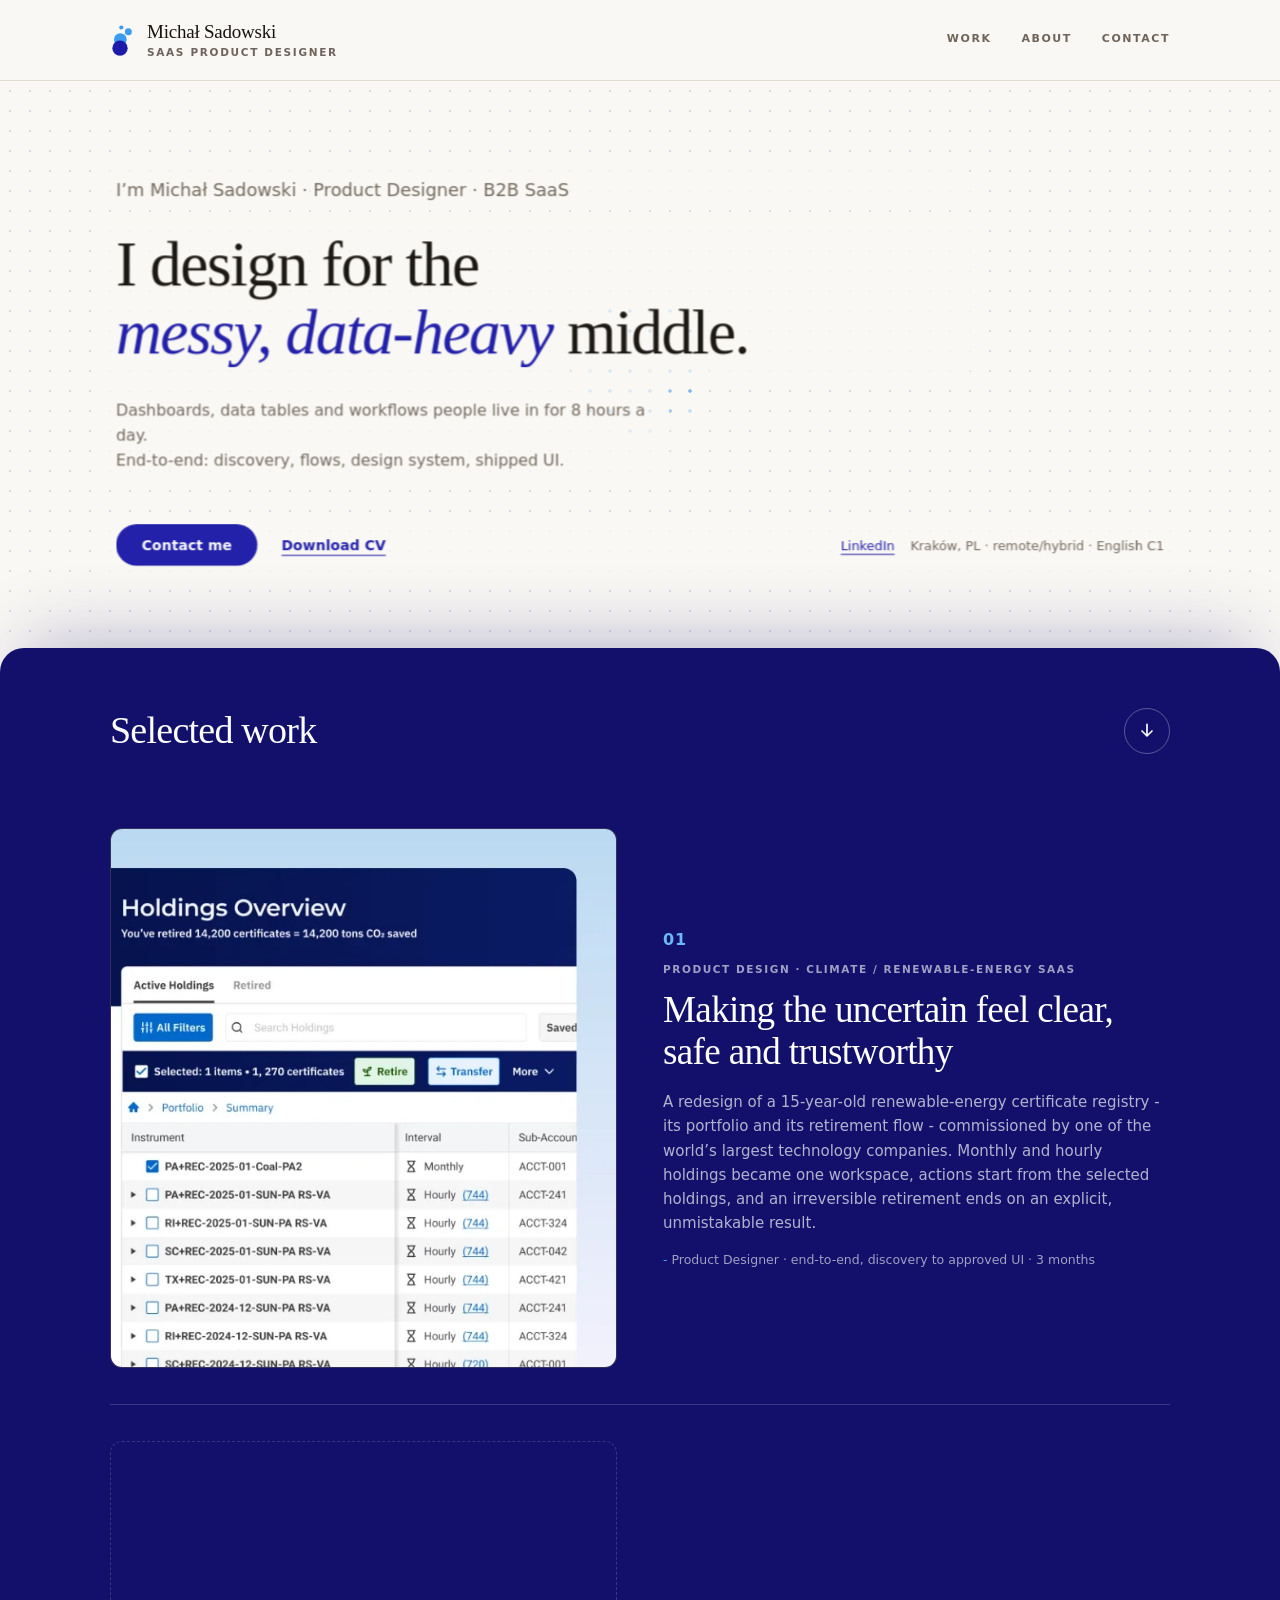
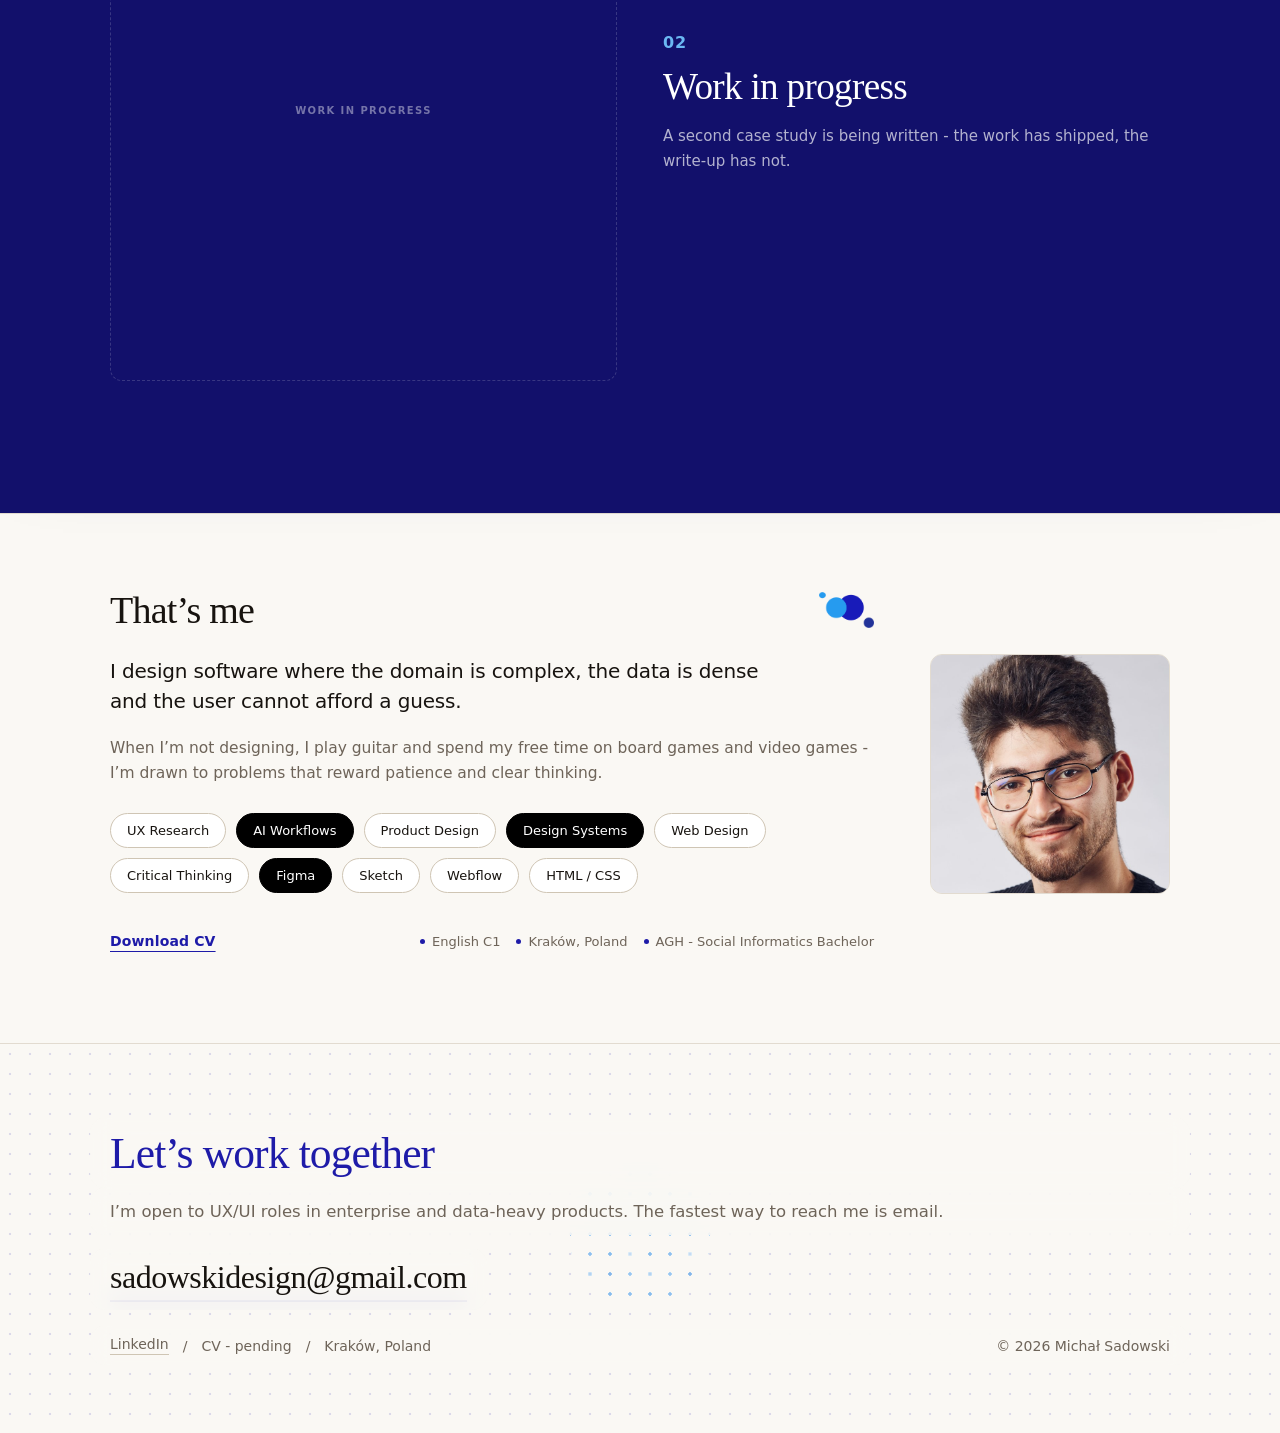
<file: index.html>
<!doctype html>
<html lang="en">
<head>
<meta charset="utf-8" />
<meta name="viewport" content="width=device-width, initial-scale=1" />
<meta name="description" content="Michał Sadowski - UX/UI Designer in Kraków, focused on enterprise and data-heavy products. Selected case studies." />
<title>Michał Sadowski - UX/UI Designer</title>
<link rel="icon" href="data:image/svg+xml,%3Csvg xmlns='http://www.w3.org/2000/svg' viewBox='0 0 40 40'%3E%3Ccircle cx='14' cy='27' r='11' fill='%231E1BA8'/%3E%3Ccircle cx='25' cy='17' r='7.5' fill='%233B9BEE'/%3E%3Ccircle cx='31' cy='8' r='3.2' fill='%233B9BEE'/%3E%3C/svg%3E" />
<script>document.documentElement.classList.add('js');</script>
<link rel="stylesheet" href="styles.css" />
<style>
/* Page-specific styles. The shared shell - tokens, base, header,
   dot-field and scroll reveal - lives in styles.css. */
/* the portfolio's hero is a sticky curtain, so its header sticks too */
.site-header{position:sticky;top:0;z-index:10}

/* ============================================================
   Hero - playful + info marquee
   ============================================================ */
.hero-stage{position:relative}
.hero{position:sticky;top:80px;z-index:1;overflow:hidden}
.hero .wrap{position:relative;z-index:1;padding-top:160px;padding-bottom:144px}
.hero-grid{display:block}
.hero-copy{width:80%;max-width:80%}
.e-hello{font-size:18px;color:var(--muted);margin:0 0 32px}
.e-title{
  font-family:var(--font-display);font-weight:400;
  font-size:clamp(38px,5.2vw,64px);line-height:1.06;letter-spacing:-.022em;
  margin:0 0 32px;
}
/* the emphasised phrase arrives in the body colour, then lights up in the
   accent once the headline has finished fading in (reveal = .1s delay + .75s) */
.e-title em{
  font-style:italic;color:var(--accent);
  animation:hero-accent .7s var(--ease) .8s both;
}
@keyframes hero-accent{
  from{color:var(--ink)}
  to{color:var(--accent)}
}
.e-sub{font-size:16px;line-height:1.6;color:var(--muted);max-width:540px;margin:0 0 28px}
.e-sub span{display:block}

/* soft glass backdrop behind each text block - hero + contact, keeps the dot animation quiet */
.e-hello,.e-title,.e-sub,.hero-actions,.contact h2,.contact .intro,.contact .email,.contact-meta{position:relative;z-index:0}
.e-hello::before,.e-title::before,.e-sub::before,.hero-actions::before,
.contact h2::before,.contact .intro::before,.contact .email::before,.contact-meta::before{
  content:"";position:absolute;z-index:-1;
  inset:-10px -20px;
  background:rgba(250,248,244,.75);
  -webkit-backdrop-filter:blur(10px);backdrop-filter:blur(10px);
  border-radius:15px;
}
.hero-actions{display:flex;align-items:center;gap:22px;margin-top:52px}
.hero-actions-left{display:flex;flex-wrap:wrap;align-items:center;gap:24px;flex:1}
.btn-primary{
  display:inline-block;background:var(--accent);color:#fff;text-decoration:none;
  padding:13px 26px;font-size:14px;font-weight:600;letter-spacing:.01em;
  border-radius:999px;
  transition:background .3s ease,transform .3s cubic-bezier(.22,.61,.36,1);
}
.btn-primary:hover{background:#14116B;transform:translateY(-1px)}
.btn-outline{
  display:inline-block;background:none;color:var(--accent);
  padding:12px 0;font-size:14px;font-weight:600;letter-spacing:.01em;
  text-decoration:underline;text-underline-offset:5px;text-decoration-thickness:1px;
  transition:opacity .3s ease;
}
.btn-outline:hover{opacity:.65}
.hero-actions-right{display:flex;flex-wrap:wrap;align-items:center;gap:16px;flex:1;justify-content:flex-end;color:var(--muted);font-size:13px}
.text-link{
  color:var(--accent);text-decoration:underline;
  text-underline-offset:4px;text-decoration-thickness:1px;
  transition:opacity .3s ease;
}
.text-link:hover{opacity:.65}

/* work arrow cue - invites a click, scrolls to the sheet */
.work-arrow{
  display:inline-flex;align-items:center;justify-content:center;flex:none;align-self:center;
  width:46px;height:46px;border-radius:50%;
  border:1px solid rgba(255,255,255,.3);color:#fff;text-decoration:none;
  transition:border-color .3s ease,color .3s ease,background .3s ease;
}
.work-arrow svg{width:20px;height:20px;display:block;animation:cue-bounce 1.9s ease-in-out infinite}
.work-arrow:hover{border-color:var(--accent-on-dark);color:var(--accent-on-dark);background:rgba(255,255,255,.07)}
@keyframes cue-bounce{0%,100%{transform:translateY(-3px)}50%{transform:translateY(3px)}}

/* info marquee */
.marquee{position:relative;z-index:1;background:var(--bg);overflow:hidden;border-top:1px solid var(--rule);border-bottom:1px solid var(--rule);padding:16px 0}
.marquee-track{display:flex;align-items:center;gap:26px;width:max-content;animation:marq 38s linear infinite}
.marquee-track:hover{animation-play-state:paused}
.marquee-track span{font-family:var(--font-display);font-size:clamp(20px,2.3vw,30px);line-height:1;white-space:nowrap;letter-spacing:-.01em}
.marquee-track span.alt{color:var(--accent);font-style:italic}
.marquee-track i{font-style:normal;font-size:13px;color:var(--accent)}
@keyframes marq{from{transform:translateX(0)}to{transform:translateX(-50%)}}
.section .wrap{padding-top:74px;padding-bottom:82px}
.section-head{
  display:flex;align-items:baseline;justify-content:space-between;
  gap:32px;margin-bottom:38px;
}
h2{
  font-family:var(--font-display);font-weight:400;
  font-size:clamp(28px,3vw,38px);letter-spacing:-.02em;margin:0;
}
.orn::before{
  content:"";display:inline-block;width:20px;height:20px;
  margin-right:15px;vertical-align:-1px;
  background:
    radial-gradient(circle at 28% 72%, var(--accent) 0 5.4px, transparent 6px),
    radial-gradient(circle at 61% 43%, var(--accent-2) 0 3.5px, transparent 4.1px),
    radial-gradient(circle at 80% 16%, var(--accent-2) 0 2.1px, transparent 2.7px);
}
.section-head p{margin:0;font-size:14px;color:var(--muted);max-width:42ch;text-align:right}

/* ============================================================
   Selected work - dark sheet (editorial rows)
   ============================================================ */
.sheet{
  position:relative;z-index:2;
  background:var(--navy);
  border-radius:24px 24px 0 0;
  color:#fff;
  padding:60px 0 96px;
  box-shadow:0 -32px 70px -28px rgba(18,16,107,.3);
}
.sheet h2{color:#fff}
.sheet .section-head p{color:rgba(255,255,255,.68)}
.worklist{list-style:none;margin:0;padding:0}
.idx{
  font-size:16px;font-weight:600;letter-spacing:.06em;
  color:var(--accent-on-dark);
}
.tags{
  margin:0 0 14px;
  font-size:10.5px;font-weight:600;letter-spacing:.15em;
  text-transform:uppercase;color:rgba(255,255,255,.6);
}
.sum{font-size:15px;line-height:1.62;color:rgba(255,255,255,.68);max-width:56ch;margin:0 0 16px}
.role{font-size:12.5px;color:rgba(255,255,255,.6);margin:0}
.role::before{content:"- ";color:var(--accent-2)}

/* ============================================================
   Featured case study - image left, copy right.
   The whole card is a single link, so the hover and focus states
   are driven by .case-feature, not by a link inside the heading.
   ============================================================ */
.case-feature{
  display:grid;grid-template-columns:minmax(0,1fr) minmax(0,1fr);
  gap:46px;align-items:center;
  padding:36px 0;border-top:1px solid rgba(255,255,255,.16);
  color:inherit;text-decoration:none;
}
.worklist .work-item:first-child .case-feature{border-top:0}
a.case-feature:focus-visible{outline:2px solid var(--accent-on-dark);outline-offset:6px;border-radius:4px}
.case-media{
  position:relative;margin:0;overflow:hidden;
  aspect-ratio:620/660;border-radius:12px;
  background:#0B0940;border:1px solid rgba(255,255,255,.16);
  transition:border-color .35s ease;
}
.case-media img{
  position:absolute;inset:0;width:100%;height:100%;
  object-fit:cover;object-position:top center;display:block;
  transition:transform .6s var(--ease);
}
/* second card - same layout, no visual yet */
.case-media--placeholder{
  background:transparent;border-style:dashed;
  display:grid;place-items:center;text-align:center;padding:0 24px;
  font-size:10px;font-weight:600;letter-spacing:.14em;
  text-transform:uppercase;color:rgba(255,255,255,.42);
}
.case-copy .idx{display:block;margin:0 0 14px;padding-top:0}
.case-copy h3{
  font-family:var(--font-display);font-weight:400;
  font-size:clamp(26px,2.9vw,38px);line-height:1.15;letter-spacing:-.018em;
  color:#fff;max-width:20em;margin:0 0 16px;
  transition:color .3s ease;
}
.case-copy .sum{max-width:none}
a.case-feature:hover .case-media{border-color:rgba(255,255,255,.34)}
a.case-feature:hover .case-media img{transform:scale(1.03)}
a.case-feature:hover .case-copy h3{color:var(--accent-2)}

/* ============================================================
   How I work
   ============================================================ */
.process{
  background:var(--surface-warm);
  border-top:1px solid var(--rule);border-bottom:1px solid var(--rule);
}
.process .wrap{padding-top:70px;padding-bottom:74px}
.process h2{margin-bottom:38px}
.steps{display:grid;grid-template-columns:repeat(4,1fr);list-style:none;margin:0;padding:0}
.steps li{padding:0 26px;border-left:1px solid var(--rule-strong)}
.steps li:first-child{padding-left:0;border-left:0}
.steps li:last-child{padding-right:0}
.step-no{
  display:block;margin-bottom:12px;
  font-size:11.5px;font-weight:600;letter-spacing:.14em;color:var(--accent);
}
.steps h3{
  font-family:var(--font-display);font-weight:400;
  font-size:17.5px;line-height:1.3;letter-spacing:-.01em;margin:0 0 10px;
}
.steps p{font-size:14px;line-height:1.6;color:var(--muted);margin:0}

/* ============================================================
   About - split (content left, photo right, skills as tags)
   ============================================================ */
.about-grid{display:grid;grid-template-columns:minmax(0,1fr) 240px;gap:56px;align-items:center}
.about-head{display:flex;align-items:center;justify-content:space-between;gap:28px;margin-bottom:24px}
.about-head h2{margin:0}
.about-mark{display:block;height:36px;width:auto;flex:none}
.photo{
  position:relative;overflow:hidden;
  aspect-ratio:1/1;background:var(--surface-warm);
  border:1px solid var(--rule);border-radius:12px;
}
.photo img{position:absolute;inset:0;width:100%;height:100%;object-fit:cover;display:block}
.about-lead{
  font-size:20px;line-height:1.5;
  letter-spacing:-.008em;max-width:34em;margin:0 0 20px;
}
.about-grid p.body{font-size:15.5px;line-height:1.66;color:var(--muted);margin:0 0 26px}
.about-tags{display:flex;flex-wrap:wrap;gap:10px;margin:0 0 24px}
.tag-pill{
  display:inline-flex;align-items:center;padding:9px 16px;
  border:1px solid var(--rule-strong);border-radius:999px;background:var(--surface);
  font-size:13px;color:var(--ink);cursor:default;
  transition:border-color .3s ease,color .3s ease,transform .3s ease,background .3s ease;
}
.tag-pill:hover{border-color:var(--accent);color:var(--accent);background:#FBFAF7;transform:translateY(-2px)}
.tag-pill.dark{background:#000;color:#fff;border-color:#000}
.tag-pill.dark:hover{background:#000;color:#fff;border-color:#000}
.about-meta{display:flex;flex-wrap:wrap;gap:16px;font-size:13px;color:var(--muted);margin:0}
.about-meta span{display:inline-flex;align-items:center;gap:7px}
.about-meta span::before{content:"";width:5px;height:5px;border-radius:50%;background:var(--accent);flex:none}
.about-foot{display:flex;flex-wrap:wrap;align-items:center;justify-content:space-between;gap:18px 32px;margin:28px 0 0}

/* ============================================================
   Trust - logo bar
   ============================================================ */
.trust{
  background:var(--surface-warm);
  border-top:1px solid var(--rule);border-bottom:1px solid var(--rule);
}
.trust .wrap{padding-top:56px;padding-bottom:56px}
.trust h4{
  margin:0 0 22px;font-size:11px;font-weight:600;
  letter-spacing:.16em;text-transform:uppercase;color:var(--muted);
}
.logos{
  display:grid;grid-template-columns:repeat(5,1fr);
  background:var(--surface);border:1px solid var(--rule);
}
.logo{
  height:86px;display:grid;place-items:center;padding:0 14px;text-align:center;
  border-right:1px solid var(--rule);
  font-size:10px;font-weight:600;letter-spacing:.12em;
  text-transform:uppercase;color:var(--muted);
  transition:color .35s ease,background .35s ease;
}
.logo:last-child{border-right:0}
.logo:hover{color:var(--accent);background:#FCFBF9}

/* ============================================================
   Contact + footer
   ============================================================ */
.contact{position:relative;overflow:hidden}
.contact .wrap{position:relative;z-index:1;padding-top:84px;padding-bottom:78px}
.contact h2{font-size:clamp(30px,3.4vw,44px);margin-bottom:20px;color:var(--accent)}
.contact p.intro{font-size:16.5px;line-height:1.65;color:var(--muted);margin:0 0 34px}
.email{
  display:inline-block;
  font-family:var(--font-display);font-size:clamp(22px,2.6vw,32px);
  letter-spacing:-.015em;text-decoration:none;
  border-bottom:2px solid var(--accent);padding-bottom:4px;
  transition:color .3s ease;
}
.email:hover{color:var(--accent)}
.contact-meta{
  display:flex;flex-wrap:wrap;align-items:center;gap:14px;
  margin-top:34px;font-size:14px;color:var(--muted);
}
.contact-meta a{text-decoration:none;border-bottom:1px solid var(--rule-strong);padding-bottom:2px;transition:color .3s,border-color .3s}
.contact-meta a:hover{color:var(--accent);border-color:var(--accent)}
.sep{color:var(--muted)}
.contact-meta .copy{margin-left:auto}
.worklist .reveal:nth-child(2){--d:.09s}
.worklist .reveal:nth-child(3){--d:.18s}
.steps .reveal:nth-child(2){--d:.07s}
.steps .reveal:nth-child(3){--d:.14s}
.steps .reveal:nth-child(4){--d:.21s}

/* ============================================================
   Responsive
   ============================================================ */
/* shorter viewports: trim hero padding by 64px (160/144 -> 96/80) */
@media (max-height:1000px){
  .hero .wrap{padding-top:96px;padding-bottom:80px}
}
@media (max-width:1000px){
  .wrap{padding:0 24px}
  .hero .wrap{padding-top:48px;padding-bottom:36px}
  .hero-copy{width:100%}
  .hero-actions{flex-direction:column;align-items:flex-start;gap:18px;margin-top:36px}
  .hero-actions-right{justify-content:flex-start}
  .section-head{flex-direction:column;align-items:flex-start;gap:12px}
  .section-head p{text-align:left}
  .sheet{padding:64px 0 72px}
  .case-feature{grid-template-columns:1fr;gap:26px;align-items:start}
  .case-media{max-width:430px}
  .case-copy h3{font-size:clamp(24px,5.4vw,30px)}
  .about-grid{grid-template-columns:1fr;gap:30px}
  .photo{max-width:240px}
  .steps{grid-template-columns:1fr;gap:26px}
  .steps li{padding:0 0 0 18px;border-left:1px solid var(--rule-strong)}
  .steps li:first-child{padding-left:18px}
  .logos{grid-template-columns:repeat(2,1fr)}
  .logo:nth-child(2n){border-right:0}
  .logo{border-bottom:1px solid var(--rule)}
  .logo:nth-last-child(-n+2){border-bottom:0}
}
</style>
</head>
<body id="top">

<header class="site-header">
  <div class="wrap">
    <a class="brand" href="#top">
      <span class="mark" aria-hidden="true">
        <svg viewBox="0 0 142 192" role="presentation">
          <circle class="mc mc1" cx="61" cy="93" r="38" fill="#3B9BEE" />
          <circle class="mc mc2" cx="59" cy="145" r="46" fill="#1E1BA8" />
          <circle class="mc mc3" cx="109" cy="46" r="21" fill="#3B9BEE" />
          <circle class="mc mc4" cx="67" cy="21" r="12.5" fill="#3B9BEE" />
        </svg>
      </span>
      <span>
        <b>Michał Sadowski</b>
        <span class="role-line">SaaS Product Designer</span>
      </span>
    </a>
    <nav class="nav">
      <a href="#work">Work</a>
      <a href="#about">About</a>
      <a href="#contact">Contact</a>
    </nav>
  </div>
</header>

<main>

  <!-- ================= HERO + SHEET (curtain) ================= -->
  <div class="hero-stage">

  <!-- ================= HERO ================= -->
  <section class="hero">
    <div class="dots" aria-hidden="true"></div>
    <div class="dots-bright" aria-hidden="true"></div>
    <div class="wrap">
      <div class="hero-grid">
        <div class="hero-copy">
          <p class="e-hello reveal" style="--d:.05s">I&rsquo;m Michał Sadowski &middot; Product Designer &middot; B2B SaaS</p>
          <h1 class="e-title reveal" style="--d:.1s">I design for the<br><em>messy, data-heavy</em> middle.</h1>
          <p class="e-sub reveal" style="--d:.15s"><span>Dashboards, data tables and workflows people live in for 8 hours a day.</span><span>End-to-end: discovery, flows, design system, shipped UI.</span></p>
        </div>
      </div>

      <div class="hero-actions reveal" style="--d:.2s">
        <div class="hero-actions-left">
          <a class="btn-primary" href="mailto:sadowskidesign@gmail.com">Contact me</a>
          <a class="btn-outline" href="#">Download CV</a>
        </div>
        <div class="hero-actions-right">
          <a class="text-link" href="https://www.linkedin.com/in/msadowskidesign/">LinkedIn</a>
          <span>Kraków, PL &middot; remote/hybrid &middot; English C1</span>
        </div>
      </div>
    </div>

  </section>

  <!-- ================= SELECTED WORK ================= -->
  <section class="sheet" id="work">
    <div class="wrap">
      <div class="section-head reveal">
        <h2>Selected work</h2>
        <a href="#work" class="work-arrow" aria-label="Scroll through selected work">
          <svg viewBox="0 0 24 24" aria-hidden="true"><path d="M12 4v14M6 12l6 6 6-6" fill="none" stroke="currentColor" stroke-width="2" stroke-linecap="round" stroke-linejoin="round"/></svg>
        </a>
      </div>

      <ol class="worklist">

        <li class="work-item reveal">
          <a class="case-feature" href="case-study/index.html"
             aria-label="Read the full case study: Making the uncertain feel clear, safe and trustworthy">
            <div class="case-media">
              <img src="assets/holdings-selected.webp" alt="The redesigned registry: holdings overview with a selection and the actions it unlocks" width="620" height="660" />
            </div>
            <div class="case-copy">
              <span class="idx">01</span>
              <p class="tags">Product Design &middot; Climate / renewable-energy SaaS</p>
              <h3>Making the uncertain feel clear, safe and trustworthy</h3>
              <p class="sum">
                A redesign of a 15-year-old renewable-energy certificate registry - its portfolio
                and its retirement flow - commissioned by one of the world&rsquo;s largest
                technology companies. Monthly and hourly holdings became one workspace, actions
                start from the selected holdings, and an irreversible retirement ends on an
                explicit, unmistakable result.
              </p>
              <p class="role">Product Designer &middot; end-to-end, discovery to approved UI &middot; 3 months</p>
            </div>
          </a>
        </li>

        <li class="work-item reveal">
          <div class="case-feature">
            <div class="case-media case-media--placeholder">Work in progress</div>
            <div class="case-copy">
              <span class="idx">02</span>
              <h3>Work in progress</h3>
              <p class="sum">A second case study is being written - the work has shipped, the write-up has not.</p>
            </div>
          </div>
        </li>

      </ol>
    </div>
  </section>

  </div><!-- /hero-stage -->

  <!-- ================= HOW I WORK (temporarily hidden) ================= -->
  <section class="process" hidden>
    <div class="wrap">
      <h2 class="orn reveal">How I work</h2>
      <ol class="steps">
        <li class="reveal">
          <span class="step-no">01</span>
          <h3>Understand the domain first</h3>
          <p>I start with how the work actually happens - the rules, the edge cases and where people lose time, not with screens.</p>
        </li>
        <li class="reveal">
          <span class="step-no">02</span>
          <h3>Get evidence before opinions</h3>
          <p>Interviews, observation and support signals. I want to prove the problem is real before I agree to design anything.</p>
        </li>
        <li class="reveal">
          <span class="step-no">03</span>
          <h3>Design the smallest confident step</h3>
          <p>Interaction first, visual layer second. I explore quickly, converge deliberately, and document the reasoning behind each decision.</p>
        </li>
        <li class="reveal">
          <span class="step-no">04</span>
          <h3>Ship, then stay close</h3>
          <p>I work with engineering through states and edge cases, because a design only counts once it holds up in the product.</p>
        </li>
      </ol>
    </div>
  </section>

  <!-- ================= ABOUT ================= -->
  <section class="section" id="about">
    <div class="wrap">
      <div class="about-grid">
        <div>
          <div class="about-head reveal">
            <h2>That&rsquo;s me</h2>
            <img class="about-mark" src="assets/about-mark.png" alt="" width="295" height="192" loading="lazy" decoding="async" aria-hidden="true" />
          </div>
          <p class="about-lead reveal">I design software where the domain is complex, the data is dense and the user cannot afford a guess.</p>
          <p class="body reveal">When I&rsquo;m not designing, I play guitar and spend my free time on board games and video games - I&rsquo;m drawn to problems that reward patience and clear thinking.</p>
          <div class="about-tags reveal">
            <span class="tag-pill">UX Research</span>
            <span class="tag-pill dark">AI Workflows</span>
            <span class="tag-pill">Product Design</span>
            <span class="tag-pill dark">Design Systems</span>
            <span class="tag-pill">Web Design</span>
            <span class="tag-pill">Critical Thinking</span>
            <span class="tag-pill dark">Figma</span>
            <span class="tag-pill">Sketch</span>
            <span class="tag-pill">Webflow</span>
            <span class="tag-pill">HTML / CSS</span>
          </div>
          <div class="about-foot reveal">
            <a class="btn-outline" href="#">Download CV</a>
            <div class="about-meta">
              <span>English C1</span>
              <span>Kraków, Poland</span>
              <span>AGH - Social Informatics Bachelor</span>
            </div>
          </div>
        </div>
        <div class="photo reveal"><img src="assets/portrait.jpg" alt="Michał Sadowski" width="720" height="900" loading="lazy" decoding="async" /></div>
      </div>
    </div>
  </section>

  <!-- ================= FACTS MARQUEE (off for now) ================= -->
  <div class="marquee" hidden aria-hidden="true">
    <div class="marquee-track">
      <span>3+ years in UX/UI</span><i>&bull;</i>
      <span class="alt">Kraków, Poland</span><i>&bull;</i>
      <span>Energy &amp; commodity markets</span><i>&bull;</i>
      <span class="alt">SaaS &amp; enterprise</span><i>&bull;</i>
      <span>Figma &middot; Sketch &middot; Zeplin &middot; Webflow</span><i>&bull;</i>
      <span class="alt">AI Explorer</span><i>&bull;</i>
      <span>Web Design</span><i>&bull;</i>
      <span>AGH - Social Informatics</span><i>&bull;</i>
      <span class="alt">Complex &rarr; simple</span><i>&bull;</i>
      <span>3+ years in UX/UI</span><i>&bull;</i>
      <span class="alt">Kraków, Poland</span><i>&bull;</i>
      <span>Energy &amp; commodity markets</span><i>&bull;</i>
      <span class="alt">SaaS &amp; enterprise</span><i>&bull;</i>
      <span>Figma &middot; Sketch &middot; Zeplin &middot; Webflow</span><i>&bull;</i>
      <span class="alt">AI Explorer</span><i>&bull;</i>
      <span>Web Design</span><i>&bull;</i>
      <span>AGH - Social Informatics</span><i>&bull;</i>
      <span class="alt">Complex &rarr; simple</span><i>&bull;</i>
    </div>
  </div>

  <!-- ================= TRUST (temporarily hidden) ================= -->
  <section class="trust" hidden>
    <div class="wrap">
      <h4 class="reveal">Companies I&rsquo;ve designed for</h4>
      <div class="logos reveal">
        <div class="logo">Client logo<br />add file</div>
        <div class="logo">Client logo<br />add file</div>
        <div class="logo">Client logo<br />add file</div>
        <div class="logo">Client logo<br />add file</div>
        <div class="logo">Client logo<br />add file</div>
      </div>
    </div>
  </section>

  <!-- ================= CONTACT ================= -->
  <section class="section contact" id="contact">
    <div class="dots" aria-hidden="true"></div>
    <div class="dots-bright" aria-hidden="true"></div>
    <div class="wrap">
      <h2 class="reveal">Let&rsquo;s work together</h2>
      <p class="intro reveal">
        I&rsquo;m open to UX/UI roles in enterprise and data-heavy products. The fastest way
        to reach me is email.
      </p>
      <a class="email reveal" href="mailto:sadowskidesign@gmail.com">sadowskidesign@gmail.com</a>
      <div class="contact-meta reveal">
        <a href="https://www.linkedin.com/in/msadowskidesign/">LinkedIn</a>
        <span class="sep">/</span>
        <span>CV - pending</span>
        <span class="sep">/</span>
        <span>Kraków, Poland</span>
        <span class="copy">&copy; 2026 Michał Sadowski</span>
      </div>
    </div>
  </section>

</main>

<script>
(function () {
  // Scroll reveal
  var els = Array.prototype.slice.call(document.querySelectorAll('.reveal'));

  if (!('IntersectionObserver' in window)) {
    els.forEach(function (el) { el.classList.add('is-in'); });
  } else {
    var io = new IntersectionObserver(function (entries) {
      entries.forEach(function (entry) {
        if (entry.isIntersecting) {
          entry.target.classList.add('is-in');
          io.unobserve(entry.target);
        }
      });
    }, { threshold: 0.12, rootMargin: '0px 0px -6% 0px' });
    els.forEach(function (el) { io.observe(el); });
  }

  // Pause SMIL animations under reduced motion
  if (window.matchMedia('(prefers-reduced-motion: reduce)').matches) {
    Array.prototype.forEach.call(document.querySelectorAll('svg'), function (s) {
      if (s.pauseAnimations) { s.pauseAnimations(); }
    });
  }

  // Soften the curtain: hero content recedes as the sheet covers it
  if (!window.matchMedia('(prefers-reduced-motion: reduce)').matches) {
    var curSheet = document.querySelector('.sheet');
    var heroWrap = document.querySelector('.hero .wrap');
    if (curSheet && heroWrap) {
      var softTicking = false;
      var updateSoft = function () {
        var r = curSheet.getBoundingClientRect();
        var vh = window.innerHeight;
        var p = 1 - r.top / vh;
        p = Math.max(0, Math.min(1, p));
        var s = (1 - 0.04 * p).toFixed(4);
        heroWrap.style.transform = 'scale(' + s + ')';
        heroWrap.style.opacity = (1 - 0.07 * p).toFixed(3);
        softTicking = false;
      };
      var onSoftScroll = function () {
        if (!softTicking) { softTicking = true; requestAnimationFrame(updateSoft); }
      };
      window.addEventListener('scroll', onSoftScroll, { passive: true });
      window.addEventListener('resize', onSoftScroll);
      updateSoft();
    }
  }

  // Dot-field bright layer follows the cursor (clip-path reveal) - hero + contact
  var canHover = window.matchMedia('(hover: hover) and (pointer: fine)').matches;
  var reduce = window.matchMedia('(prefers-reduced-motion: reduce)').matches;

  function bindDotField(container) {
    if (!container) { return; }
    var bright = container.querySelector('.dots-bright');
    if (!bright) { return; }
    var dtx = 0, dty = 0, dcx = null, dcy = null, draf = null;
    function dtick() {
      dcx += (dtx - dcx) * 0.12;
      dcy += (dty - dcy) * 0.12;
      var cp = 'circle(70px at ' + dcx.toFixed(1) + 'px ' + dcy.toFixed(1) + 'px)';
      bright.style.webkitClipPath = cp;
      bright.style.clipPath = cp;
      if (Math.abs(dtx - dcx) > 0.4 || Math.abs(dty - dcy) > 0.4) {
        draf = requestAnimationFrame(dtick);
      } else {
        draf = null;
      }
    }
    container.addEventListener('pointermove', function (e) {
      var r = container.getBoundingClientRect();
      dtx = e.clientX - r.left;
      dty = e.clientY - r.top;
      if (dcx === null) { dcx = dtx; dcy = dty; }
      if (!draf) { draf = requestAnimationFrame(dtick); }
    });
  }
  if (canHover && !reduce) {
    bindDotField(document.querySelector('.hero'));
    bindDotField(document.querySelector('.contact'));
  }
})();
</script>

</body>
</html>
</file>
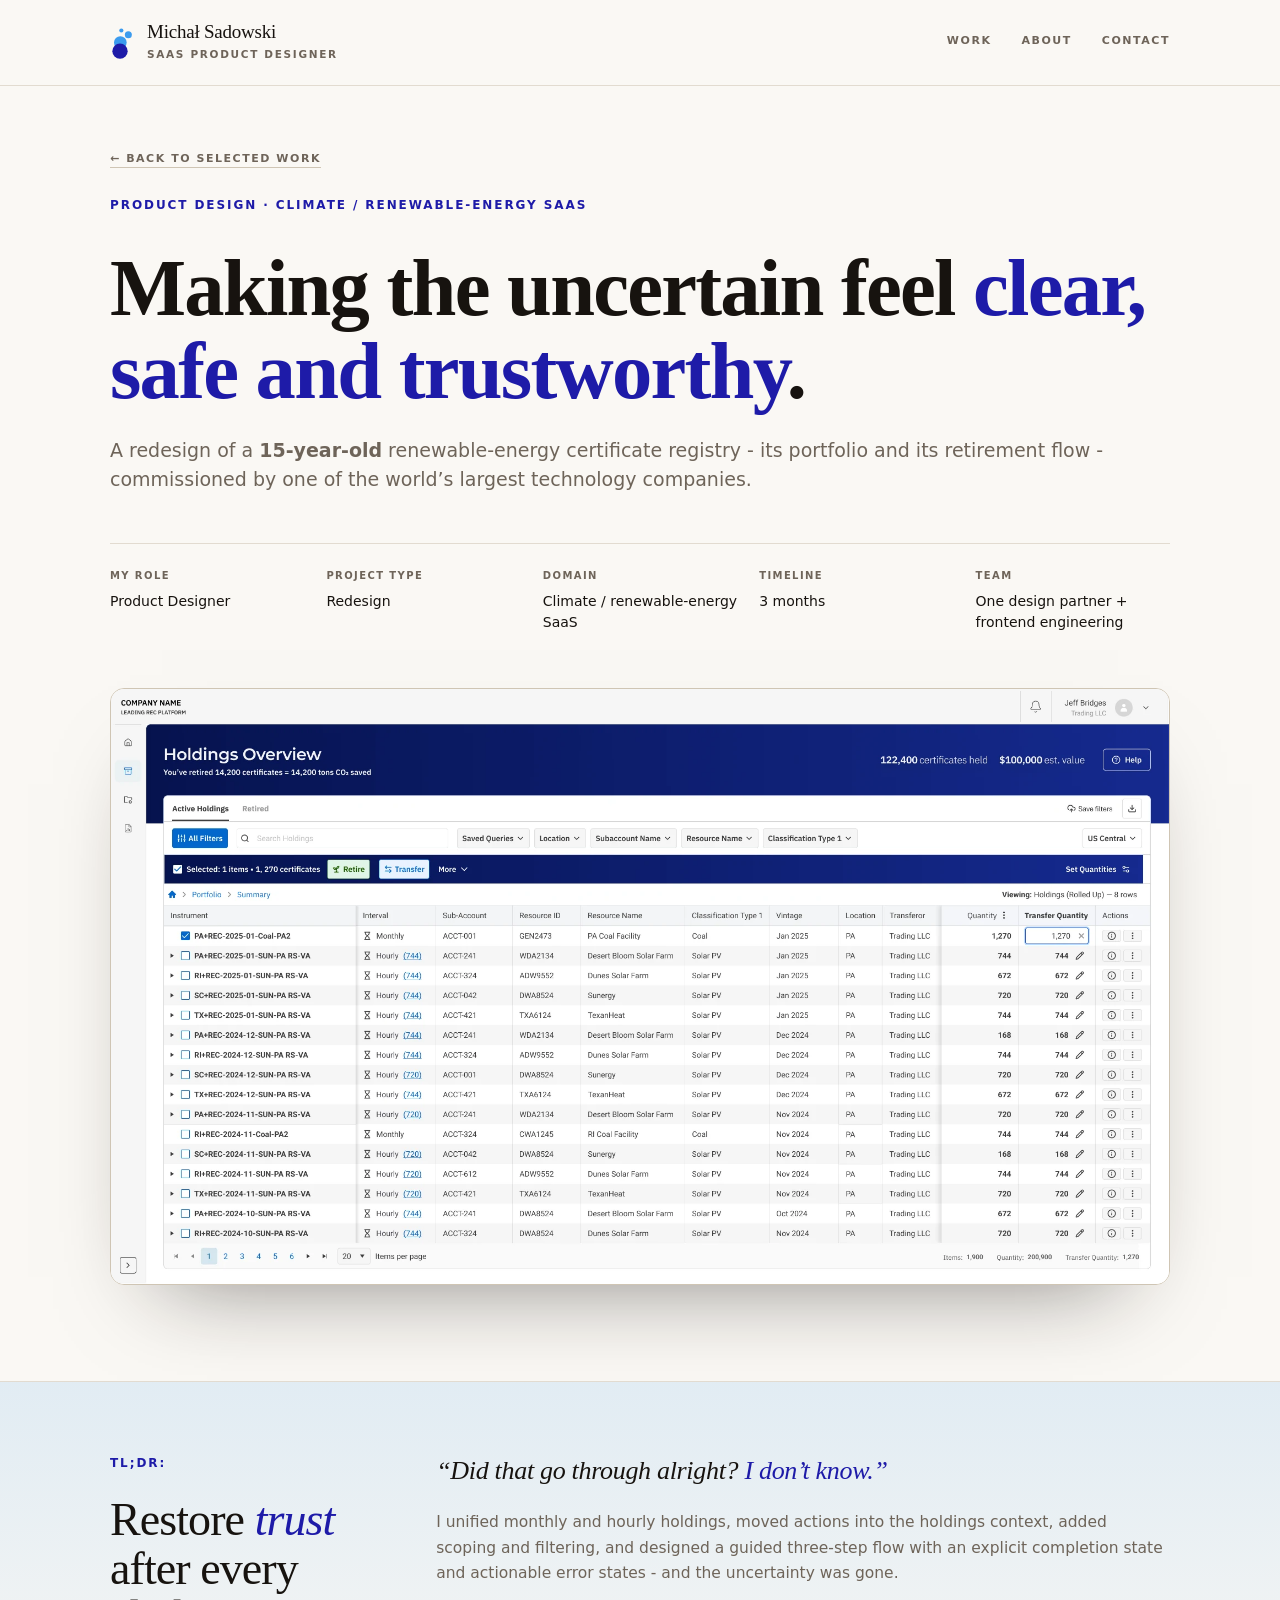
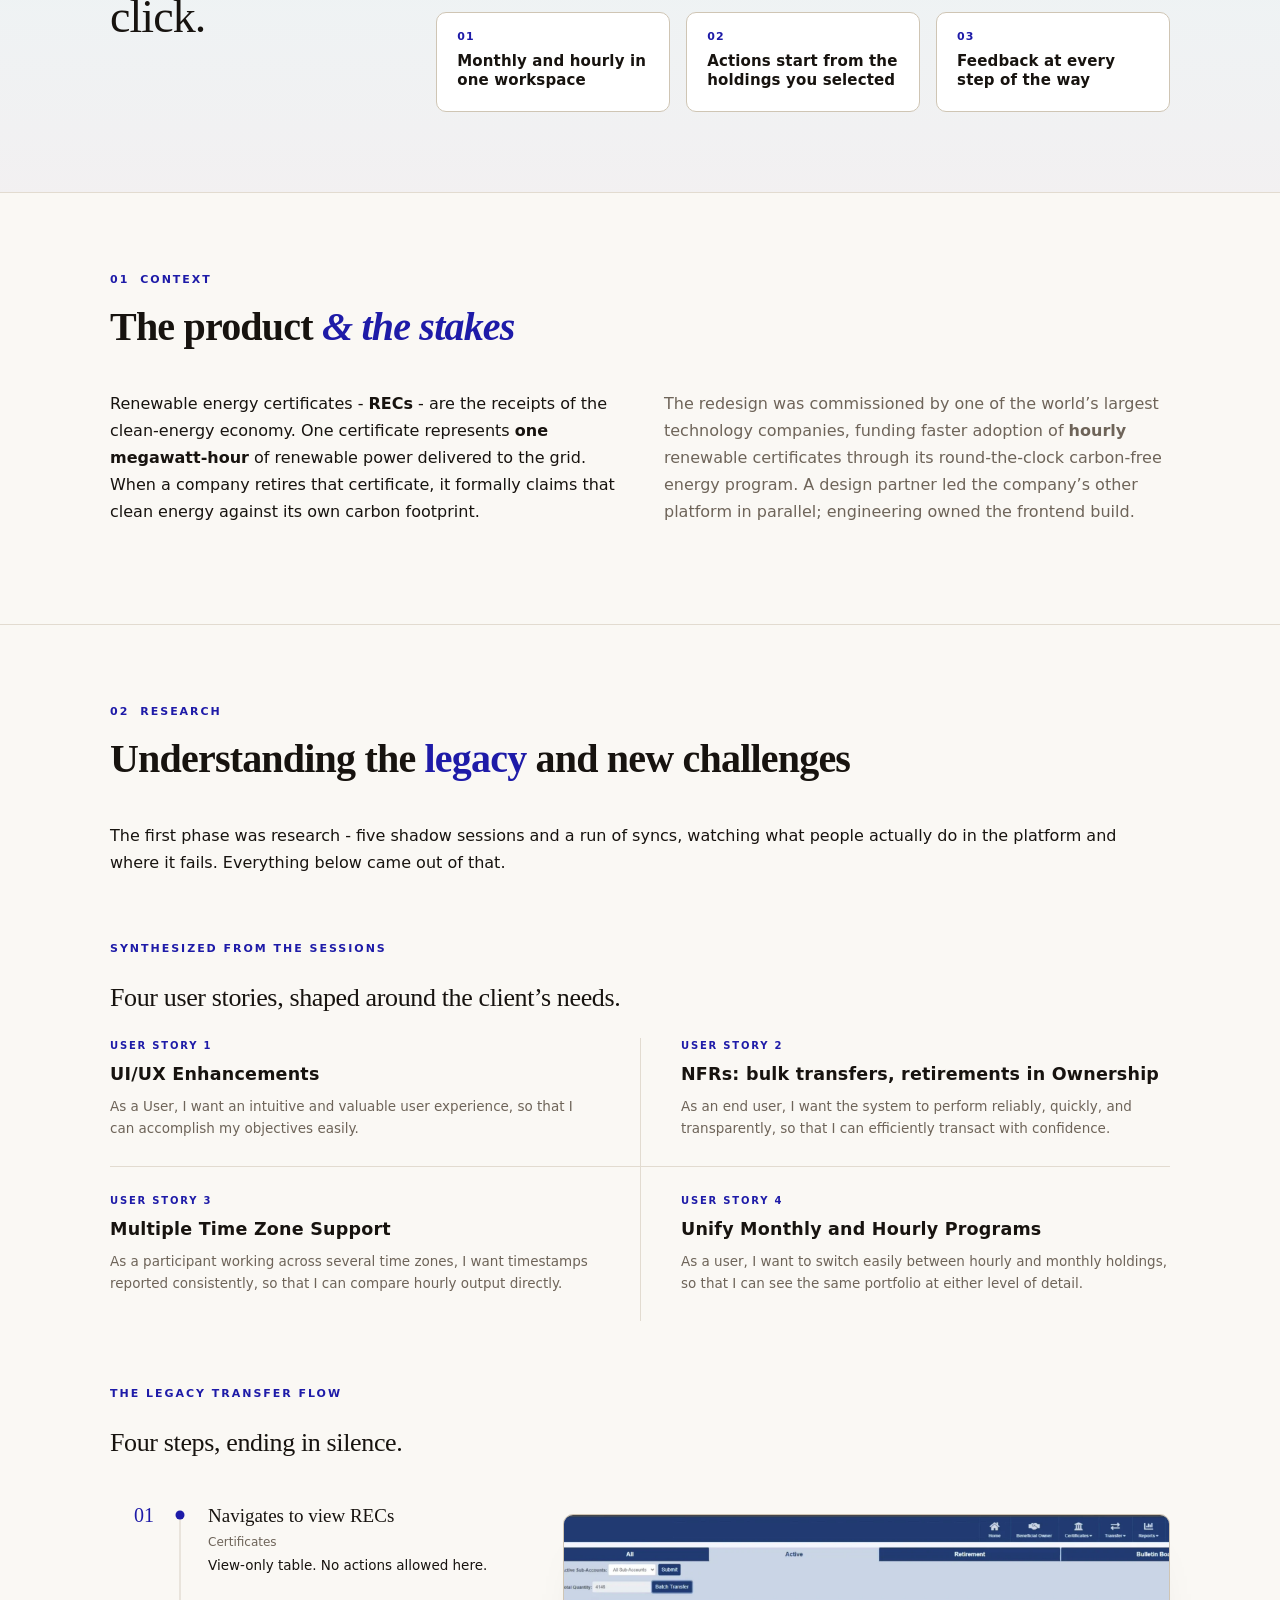
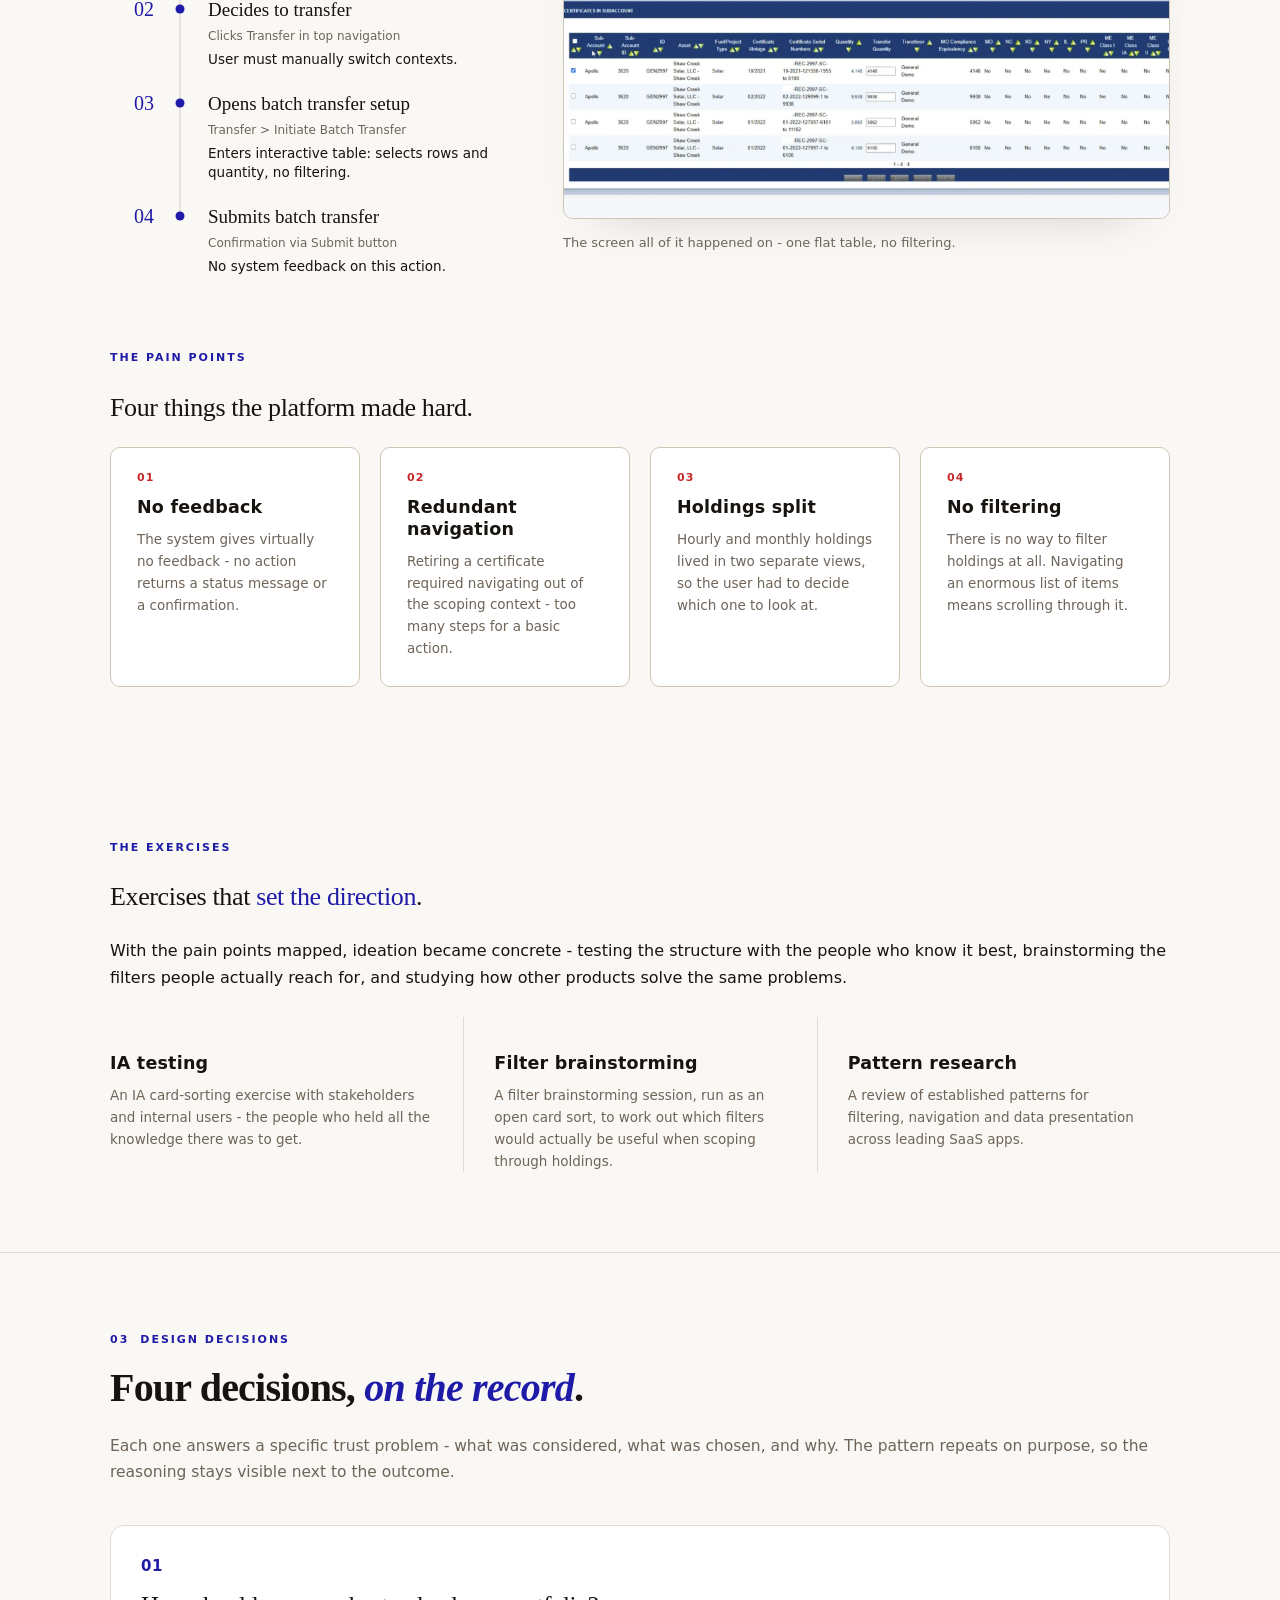
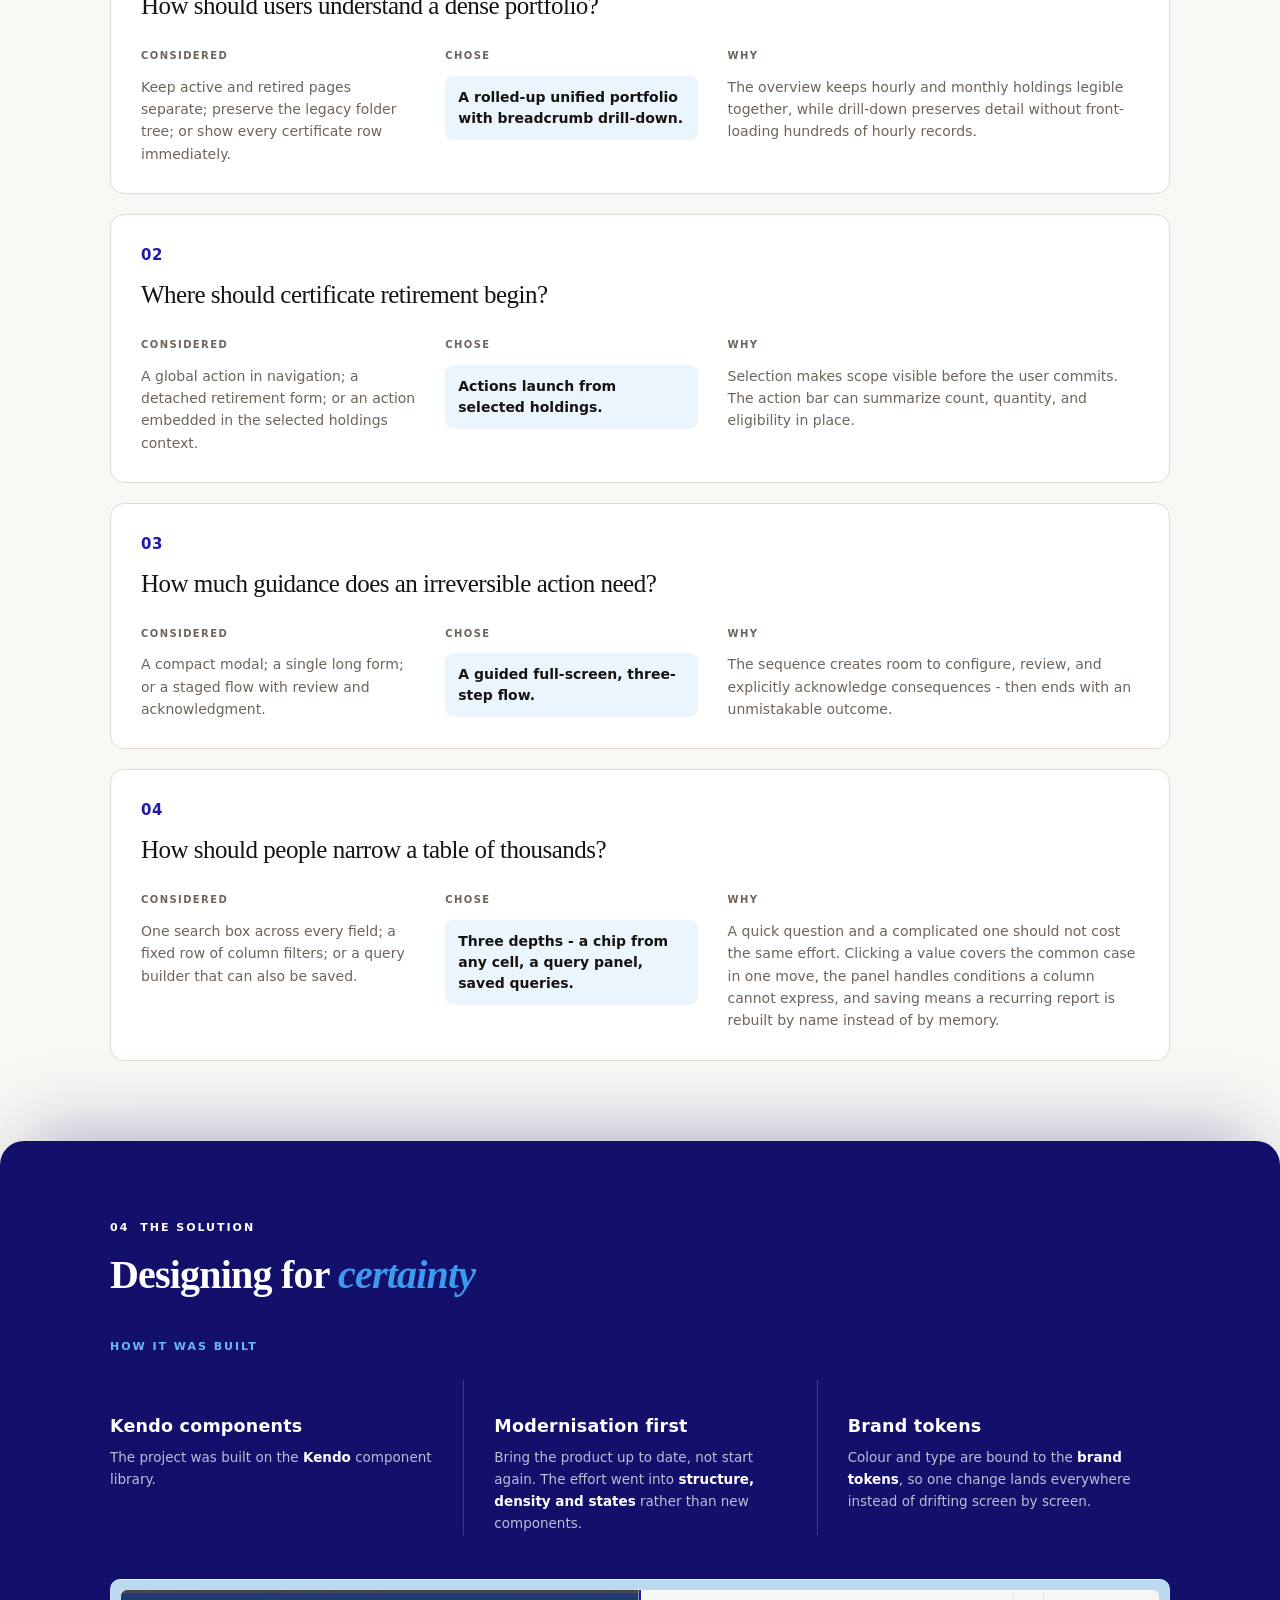
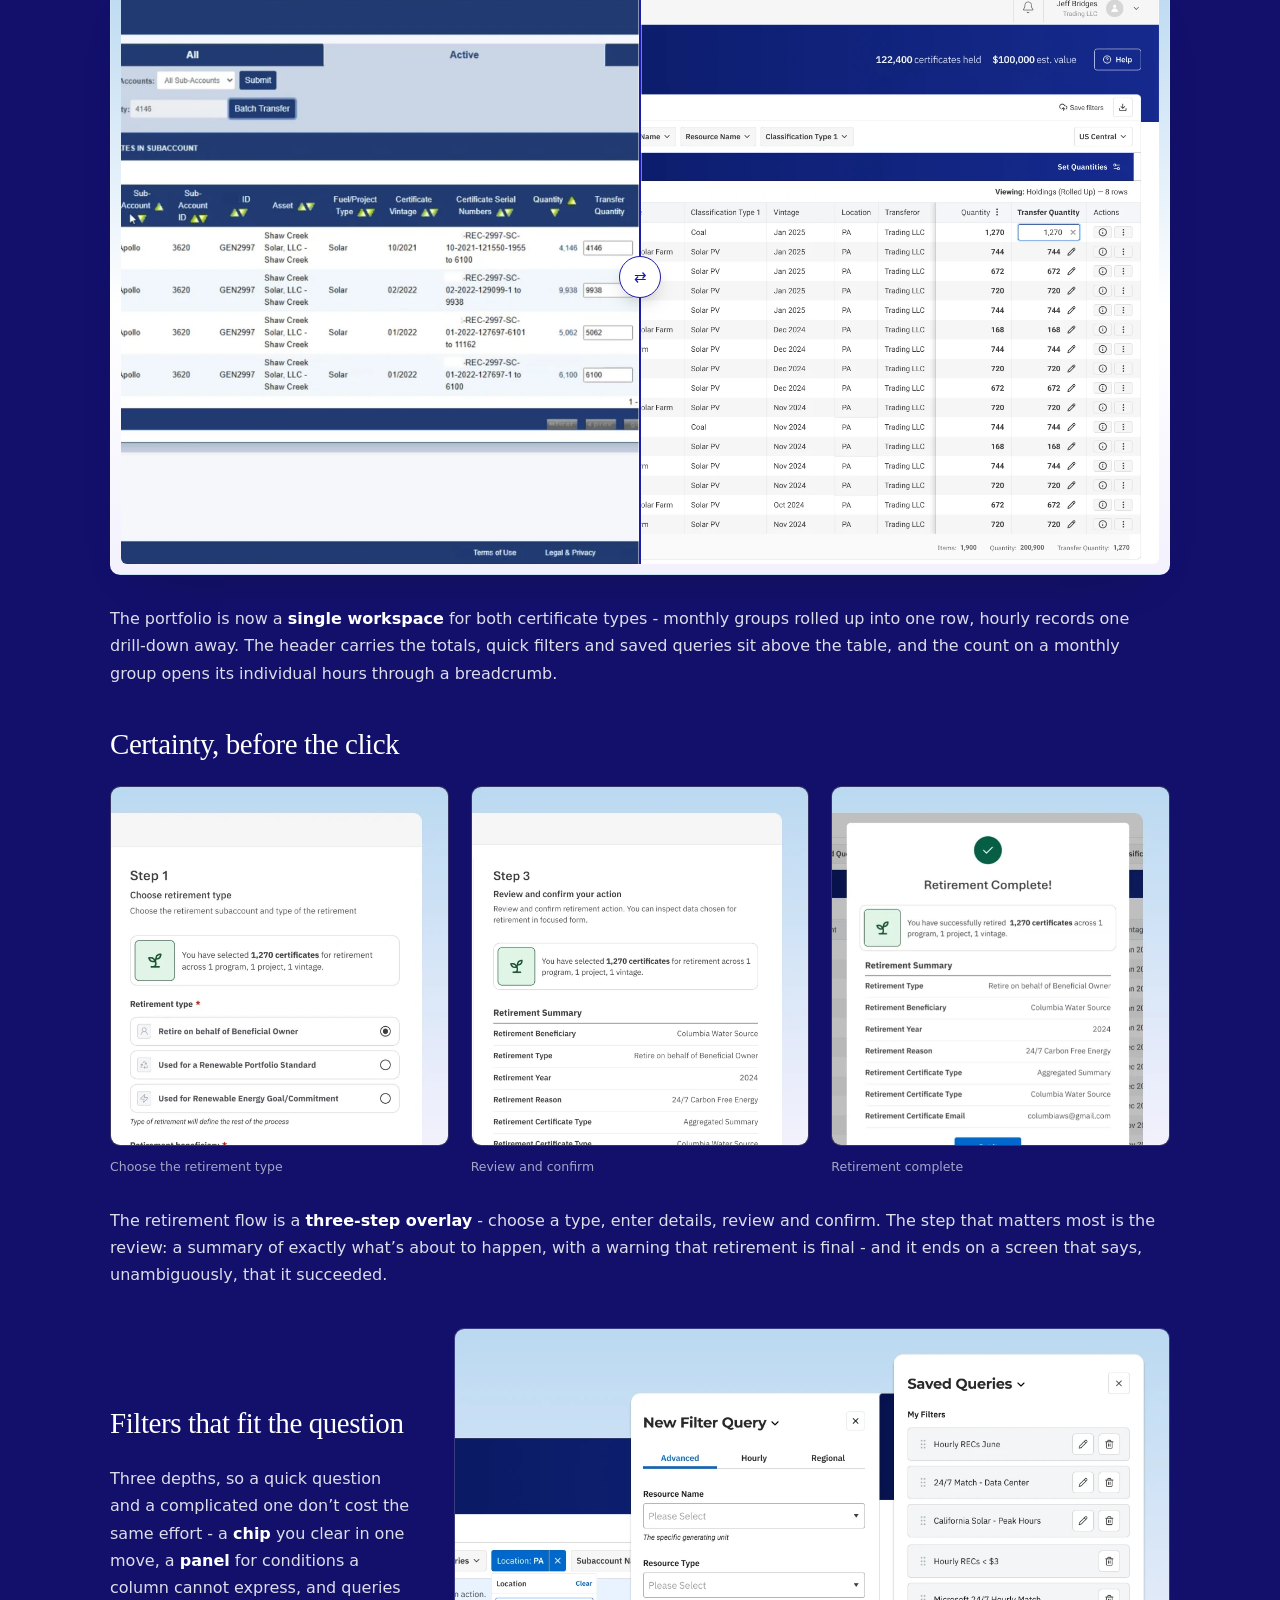
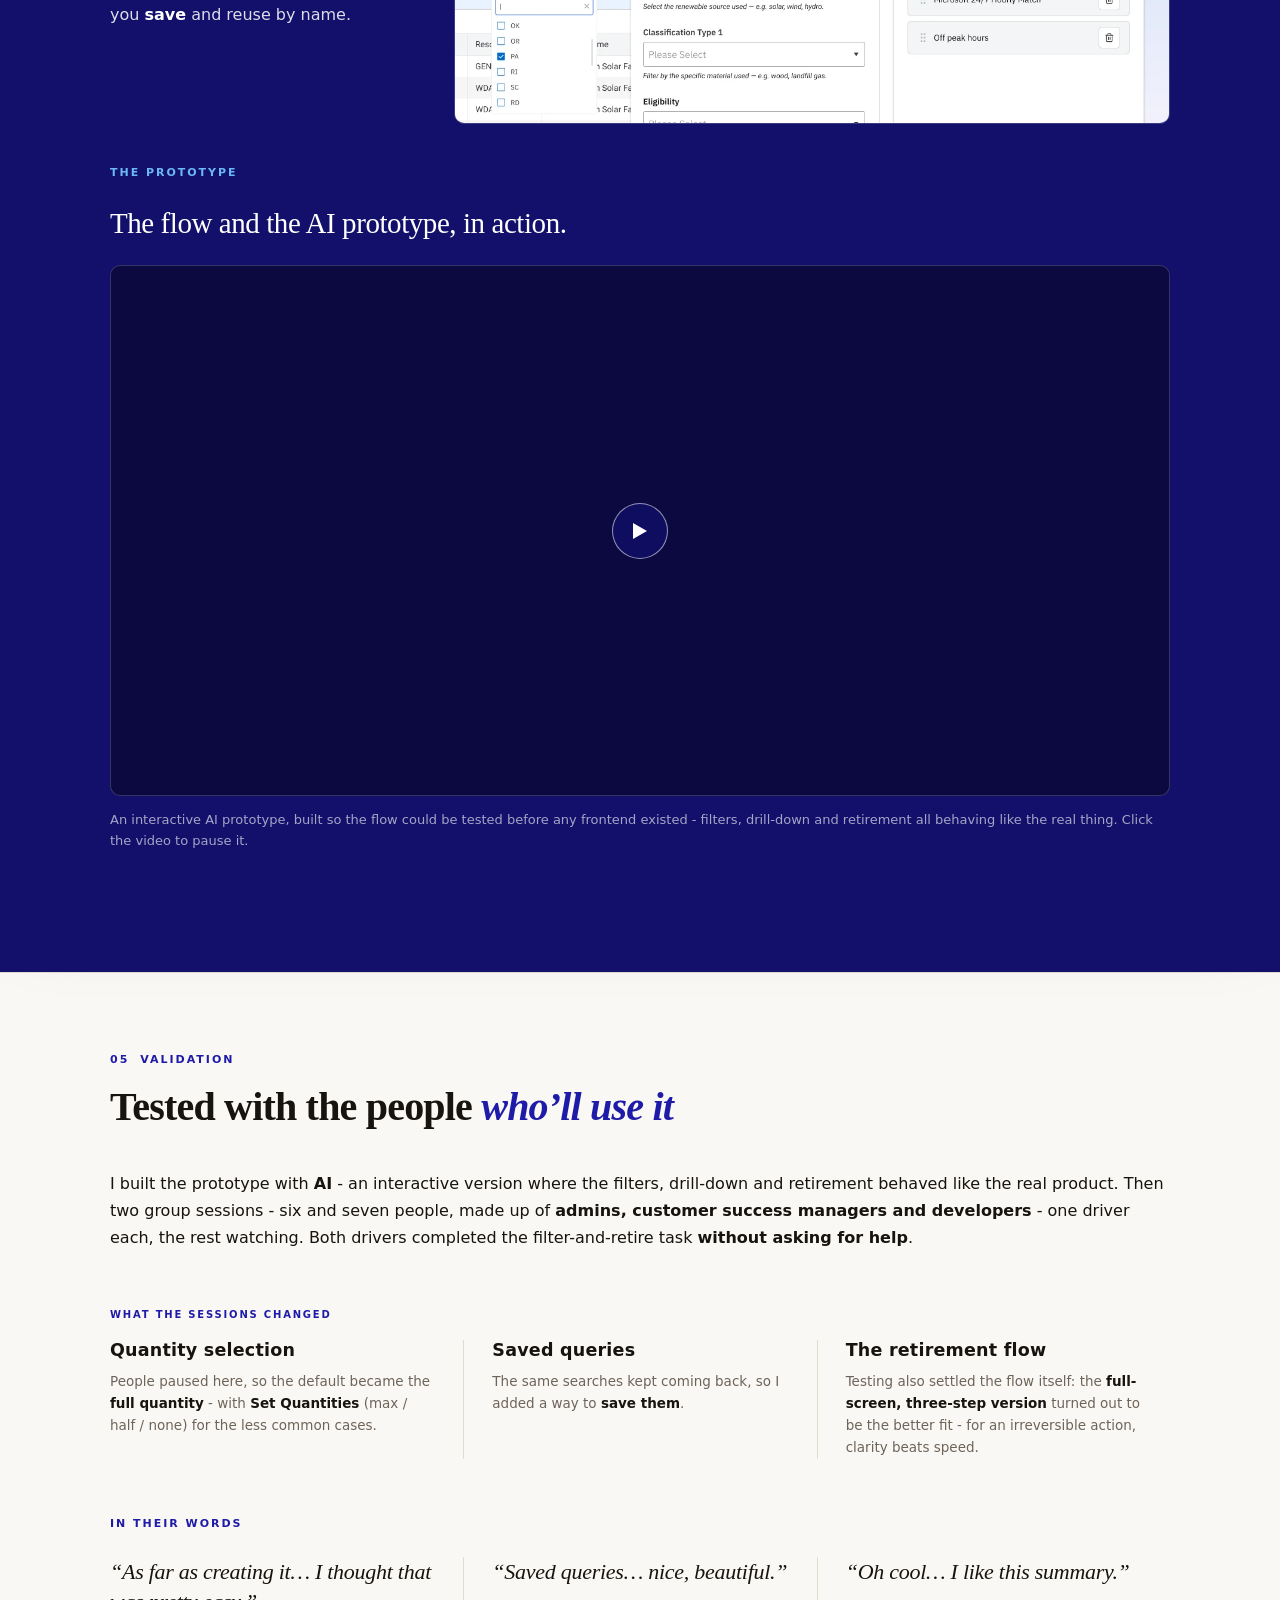
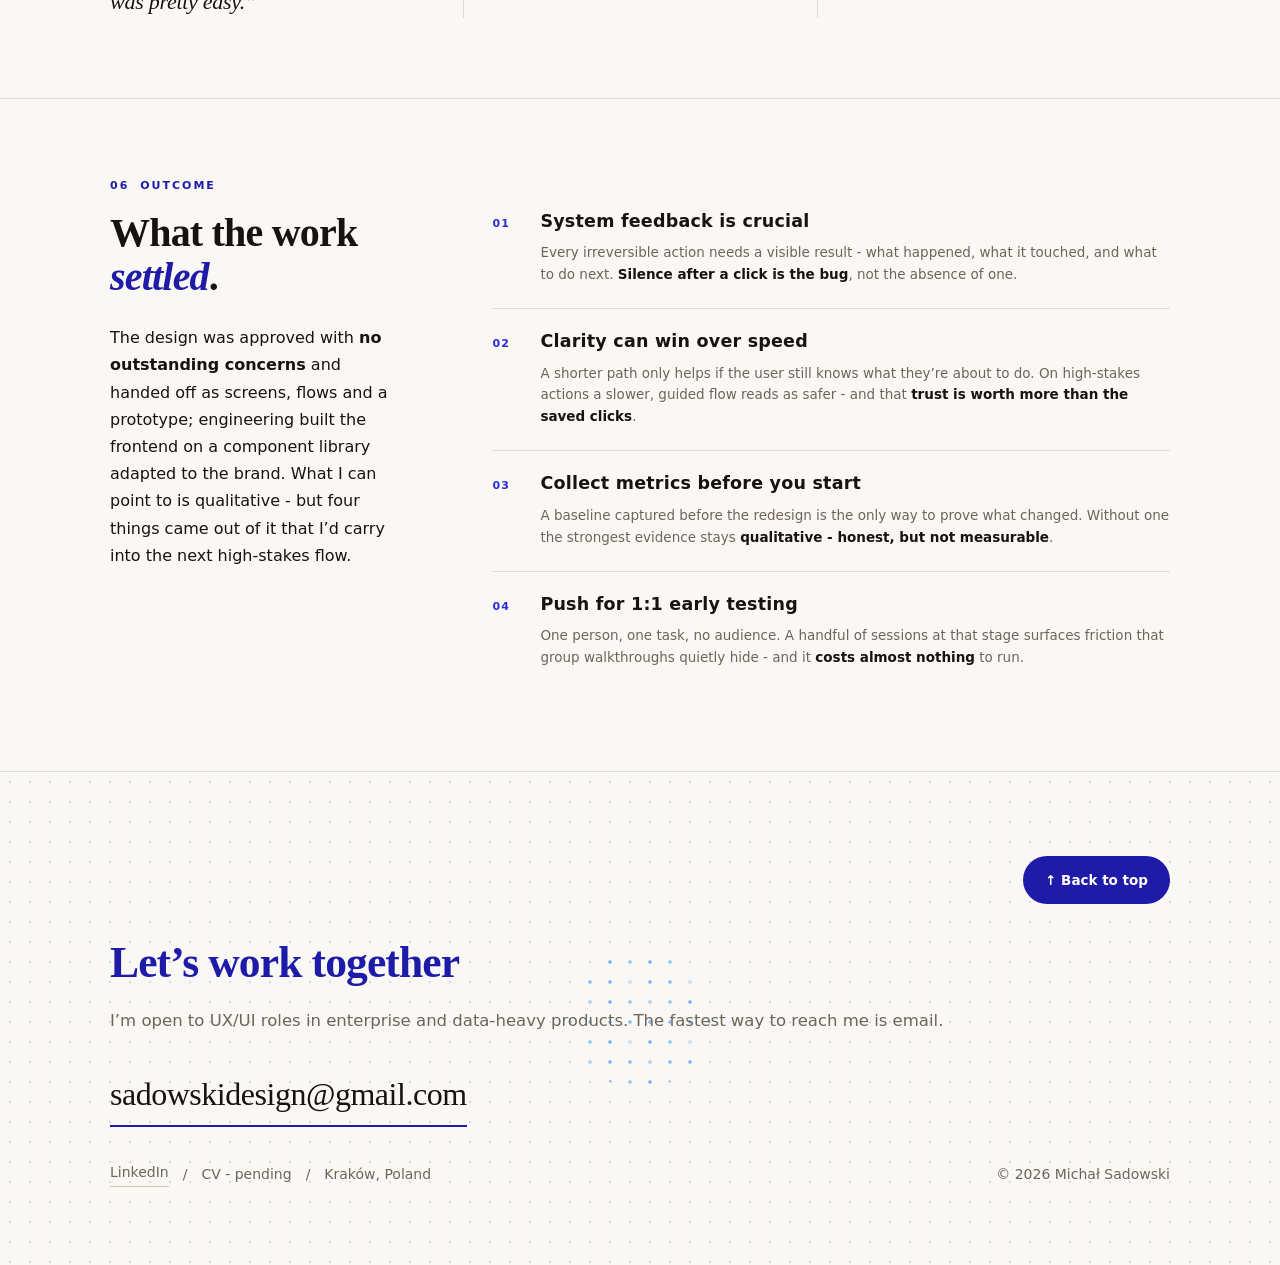
<file: case-study/index.html>
<!doctype html>
<html lang="en">
<head>
<meta charset="utf-8" />
<meta name="viewport" content="width=device-width, initial-scale=1" />
<title>Making the uncertain feel clear, safe and trustworthy - a 15-year-old REC registry redesign</title>
<meta name="description" content="Redesigning the portfolio and the retirement flow of a 15-year-old renewable-energy certificate registry, commissioned by one of the world's largest technology companies. A product design case study." />
<link rel="icon" href="data:image/svg+xml,%3Csvg xmlns='http://www.w3.org/2000/svg' viewBox='0 0 40 40'%3E%3Ccircle cx='14' cy='27' r='11' fill='%231E1BA8'/%3E%3Ccircle cx='25' cy='17' r='7.5' fill='%233B9BEE'/%3E%3Ccircle cx='31' cy='8' r='3.2' fill='%233B9BEE'/%3E%3C/svg%3E" />
<script>document.documentElement.className+=' js';</script>
<link rel="stylesheet" href="../styles.css" />
<style>
/* Page-specific styles. The shared shell - tokens, base, header,
   dot-field and scroll reveal - lives in styles.css. */
/* this page runs a fixed-header, book-like layout, so it can clip
   horizontal overflow and use a reading line-height. The portfolio
   cannot: overflow-x:hidden on body would break its position:sticky
   hero. */
body{text-rendering:optimizeLegibility;overflow-x:hidden;line-height:1.65}
.site-header{position:fixed;top:0;left:0;right:0;z-index:60}

@media (max-width:900px){ .nav{display:none} }

/* ============================================================
   Progress
   ============================================================ */
.progress{position:fixed;top:0;left:0;height:2px;width:0;z-index:70;background:linear-gradient(90deg,var(--accent),var(--accent-2))}

/* ============================================================
   Hero
   ============================================================ */
.hero{position:relative;overflow:hidden;border-bottom:1px solid var(--rule)}
.hero .wrap{position:relative;z-index:1;padding-top:150px;padding-bottom:96px}
.hero-copy{width:100%}
.case-back{font-size:11px;font-weight:600;letter-spacing:.14em;text-transform:uppercase;margin:0 0 28px}
.case-back a{color:var(--muted);border-bottom:1px solid var(--rule-strong);padding-bottom:2px;transition:color .3s,border-color .3s}
.case-back a:hover{color:var(--accent);border-color:var(--accent)}
.e-kicker{font-size:12px;font-weight:700;letter-spacing:.16em;text-transform:uppercase;color:var(--accent);margin:0 0 30px}
.e-title{font-family:var(--font-display);font-weight:700;font-size:clamp(40px,6.3vw,84px);line-height:1.03;letter-spacing:-.022em;margin:0 0 24px;color:var(--ink)}
.e-title em{font-style:normal;color:var(--accent)}
.e-sub{font-size:clamp(16px,1.7vw,19px);line-height:1.55;color:var(--muted);margin:0 0 48px}

/* at-a-glance meta strip */
.meta{display:grid;grid-template-columns:repeat(auto-fit,minmax(150px,1fr));gap:20px 22px;border-top:1px solid var(--rule);padding-top:24px}
.meta .m .k{font-size:10px;font-weight:700;letter-spacing:.14em;text-transform:uppercase;color:var(--muted);margin-bottom:7px}
.meta .m .v{font-size:14px;line-height:1.45;color:var(--ink)}
.meta .m .v b{font-weight:700}

/* hero screenshot - sits under the at-a-glance summary bar */
.hero-shot{margin-top:56px}
.hero-shot img{width:100%;height:auto;display:block;border-radius:14px;
  border:1px solid var(--rule-strong);box-shadow:0 44px 90px -52px rgba(23,19,15,.55)}

/* ============================================================
   TL;DR
   ============================================================ */
.tldr{background:var(--wash-grad)}
.tldr .wrap{padding-top:72px;padding-bottom:80px}
.tldr-grid{display:grid;grid-template-columns:minmax(0,1fr) minmax(0,2.6fr);gap:44px;align-items:start}
@media (max-width:1050px){ .tldr-grid{grid-template-columns:1fr;gap:30px} }
.tldr-label{font-size:12px;font-weight:700;letter-spacing:.16em;text-transform:uppercase;color:var(--accent);margin:0 0 22px}
.tldr-label::after{content:":"}
.tldr-title{font-family:var(--font-display);font-weight:500;font-size:clamp(30px,3.7vw,46px);line-height:1.06;letter-spacing:-.02em;margin:0;color:var(--ink)}
.tldr-lead{font-family:var(--font-display);font-style:italic;font-size:clamp(20px,2.2vw,26px);
  line-height:1.32;letter-spacing:-.012em;color:var(--ink);margin:0 0 22px;max-width:60ch}
.tldr-lead mark{background:none;color:var(--accent)}
.tldr-detail{font-size:15.5px;line-height:1.62;color:var(--muted);margin:0 0 26px}
/* the three outcomes, as cards in the same shape as the pain points but with
   no description - just a number and the claim */
.tldr-chips{display:grid;grid-template-columns:repeat(3,minmax(0,1fr));gap:16px}
.tldr-chip{background:var(--surface);border:1px solid var(--rule-strong);border-radius:10px;padding:18px 20px 20px}
.tldr-chip .num{font-size:11px;font-weight:700;letter-spacing:.1em;color:var(--accent);line-height:1;margin:0 0 10px}
.tldr-chip h3{font-family:var(--font-sans);font-size:15px;font-weight:600;letter-spacing:.01em;line-height:1.3;color:var(--ink);margin:0}
@media (max-width:760px){ .tldr-chips{grid-template-columns:1fr} }
.section .wrap{padding-top:72px;padding-bottom:80px}
.sec-head{margin-bottom:40px}
.eyebrow{display:inline-flex;align-items:center;gap:11px;font-size:11px;font-weight:700;letter-spacing:.18em;text-transform:uppercase;color:var(--accent);margin:0 0 16px}

h2{font-family:var(--font-display);font-weight:600;font-size:clamp(28px,3.4vw,40px);letter-spacing:-.02em;line-height:1.12;margin:0 0 16px}
h2 em{font-style:italic;color:var(--accent)}
h3{font-family:var(--font-display);font-weight:600;font-size:clamp(19px,2.2vw,23px);letter-spacing:-.015em;line-height:1.25;margin:0 0 12px}
.lede{font-size:15.5px;line-height:1.65;color:var(--muted);margin:0}
/* 24px between a section heading and its subtext. Adjacent margins collapse,
   so the larger value wins - 24px here beats the h2's 16px bottom margin. */
.sec-head .lede{margin-top:24px}
.body{font-size:16px;line-height:1.7;color:var(--ink);max-width:66ch;margin:0 0 18px}
.body b,.body strong{font-weight:600}
.body.muted{color:var(--muted)}
.body.wide{max-width:none}

/* ============================================================
   Grids
   ============================================================ */
.grid{display:grid;gap:24px}
.grid.two{grid-template-columns:repeat(2,1fr)}
@media (max-width:860px){ .grid.two{grid-template-columns:1fr} }

/* ============================================================
   Callouts / asides
   ============================================================ */
.callout{margin:26px 0;padding:20px 22px;background:var(--accent-wash);border-left:2px solid var(--accent-2);border-radius:0 12px 12px 0}
.callout .ck{font-size:10px;font-weight:600;letter-spacing:.16em;text-transform:uppercase;color:var(--accent);margin-bottom:10px}
.callout p{font-size:14.5px;line-height:1.65;color:var(--ink);margin:0}
.callout p b{font-weight:600}
/* Ledger - sticky aside + editorial rows. Deliberately the same metrics as the
   Research list, so the two read as one system: the only difference is that
   these numbers are blue where the pain points' are red. */
.ledger{display:grid;grid-template-columns:minmax(0,30fr) minmax(0,70fr);gap:92px;align-items:start}
.ledger-aside{position:sticky;top:112px}
.ledger-aside .sec-head{margin-bottom:0}
.ledger-aside .sec-head h2{margin-bottom:24px}
.ledger-aside .body{max-width:none}
.ledger-list{list-style:none;margin:0;padding:0;margin-top:40px}
.ledger-row{display:grid;grid-template-columns:34px minmax(0,1fr);column-gap:14px;align-items:baseline;
  padding:22px 0;border-top:1px solid var(--rule)}
.ledger-row:first-child{border-top:0;padding-top:0}
.ledger-row .n{font-size:11px;font-weight:700;letter-spacing:.1em;color:var(--hl);line-height:1.9}
.ledger-row p b{color:var(--ink);font-weight:600}
@media (max-width:900px){
  .ledger{grid-template-columns:1fr;gap:30px}
  .ledger-aside{position:static}
  .ledger-list{margin-top:0}
}
@media (max-width:560px){ .ledger-row{grid-template-columns:1fr;column-gap:0} }

/* One type scale for every column block: pain points, next steps, validation
   findings, user stories, outcome rows. The section h2 is the only serif voice
   at heading level - below it all these blocks speak in the same small sans.
   Add any new block of this shape to both lists rather than restating sizes. */
.pain h3, .next-col h3, .findings h3, .stories h3, .ledger-row h3{
  font-family:var(--font-sans);font-size:17.5px;font-weight:600;letter-spacing:.22px;
  line-height:1.24;margin:0 0 10px}
.pain p, .next-col p, .findings p, .stories p, .ledger-row p{
  font-size:13.5px;line-height:1.62;color:var(--muted);margin:0}

/* one system for both blocks - quotes are the evidence, findings the takeaways */
.block-label{font-family:var(--font-sans);font-size:11px;font-weight:700;letter-spacing:.18em;
  text-transform:uppercase;color:var(--accent);margin:0 0 24px}
.findings .block-label{font-size:10px;color:var(--accent);margin-bottom:16px}
.block-list{list-style:none;display:grid;grid-template-columns:repeat(3,1fr);margin:0;padding:0}
.block-list li{padding:0 28px;border-left:1px solid var(--rule)}
.block-list li:first-child{padding-left:0;border-left:0}

.comment p{font-family:var(--font-display);font-style:italic;font-size:clamp(19px,1.9vw,22px);
  line-height:1.38;letter-spacing:-.012em;color:var(--ink);margin:0}
.findings{margin-top:56px}
.findings p b{color:var(--ink);font-weight:600}

/* the quote band used to continue the navy sheet; it now sits inside Validation
   on the light background, so it uses the default .block-list / .comment styles */
@media (max-width:880px){
  .block-list{grid-template-columns:1fr}
  .block-list li{padding:20px 0 0;border-left:0;border-top:1px solid var(--rule)}
  .block-list li:first-child{border-top:0;padding-top:0}
}

/* ============================================================
   Research - user stories, the legacy flow, and its pain points
   ============================================================ */
#research h2 .accent{color:var(--accent)}
/* pain points - a card each, four across, closing the section */
.pain-list{display:grid;grid-template-columns:repeat(4,minmax(0,1fr));gap:20px}
.pain{border:1px solid var(--rule-strong);border-radius:10px;padding:24px 26px 26px;background:var(--surface)}
.pain .num{font-size:11px;font-weight:700;letter-spacing:.1em;color:var(--red);line-height:1;margin:0 0 14px}
@media (max-width:900px){
  .pain-list{grid-template-columns:1fr}
}

/* ============================================================
   Shared columnar band - used by "Research next steps"
   ============================================================ */

/* Research, continued - merged into section 02: no divider, no chapter eyebrow */
.section.next{border-top:0}
.next-cols{display:grid;grid-template-columns:repeat(3,1fr)}
.next-col{padding:36px 30px 0;border-left:1px solid var(--rule)}
.next-col:first-child{border-left:0;padding-left:0}
/* the same band, reused on the navy sheet - the light-background colours above
   would be unreadable there */
.sheet .block-label{color:var(--accent-on-dark)}
.sheet .next-col{border-left-color:rgba(255,255,255,.18)}
/* the components block sits below the two sub-headings in the hierarchy,
   so it is set a size down rather than competing with them */
.sheet .next-col h3{color:#fff}
.sheet .next-col p{color:rgba(255,255,255,.72)}
.sheet .next-col p b{color:#fff}

/* sub-headings over the strips - display serif, larger than a block label */
.sheet .design-sub{font-family:var(--font-display);font-weight:400;font-size:clamp(21px,2.3vw,29px);
  line-height:1.2;letter-spacing:-.015em;color:#fff;margin:0 0 24px}
@media (max-width:900px){
  .next-cols{grid-template-columns:1fr}
  .next-col{border-left:0;padding:24px 0 0;border-top:1px solid var(--rule);margin-top:24px}
  .sheet .next-col{border-top-color:rgba(255,255,255,.18)}
}

/* ============================================================
   Legacy: user stories, the flow, and the screen it ran in
   ============================================================ */
.sub-head{font-family:var(--font-display);font-weight:400;font-size:clamp(20px,2.1vw,26px);
  line-height:1.22;letter-spacing:-.014em;color:var(--ink);margin:0 0 24px}
/* the accent word without italic: the sub-head is already a serif, and the
   plain sub-heads beside it would look like a different voice in italic */
.sub-head em{font-style:normal;color:var(--accent)}

/* user stories - hairline columns in a 2x2. Four across one row leaves no room
   for the story text, so the grid is two by two and the hairlines do the
   separating: a rule down the middle, and one under the top row. */
.stories{list-style:none;display:grid;grid-template-columns:repeat(2,minmax(0,1fr));margin:0;padding:0}
.stories li{padding:26px 40px 26px 0;border-top:1px solid var(--rule)}
.stories li:nth-child(2n){padding-left:40px;padding-right:0;border-left:1px solid var(--rule)}
.stories li:nth-child(-n+2){border-top:0;padding-top:0}
.stories .story-n{display:block;font-family:var(--font-sans);font-size:10px;font-weight:700;
  letter-spacing:.18em;text-transform:uppercase;color:var(--accent);margin:0 0 10px}

/* the flow and the screen it ran on, side by side. The diagram is a standalone
   SVG with its canvas cropped to the text and its notes wrapped tight, so the
   column only needs 397px - which leaves the screen beside it the widest share
   of the row. The column is sized so the diagram lands at 1:1. Below 900px the
   pair stacks and the diagram scrolls. */
.flow-pair{display:grid;grid-template-columns:minmax(0,421px) minmax(0,1fr);gap:32px;align-items:center}
.flow-fig{margin:0;padding-left:24px;overflow-x:auto;overflow-y:hidden}
.flow-fig img{display:block;width:100%;height:auto;min-width:397px}

.legacy-fig{margin:0}
.legacy-fig img{display:block;width:100%;height:auto;border-radius:10px;border:1px solid var(--rule-strong);
  box-shadow:0 22px 50px -40px rgba(23,19,15,.35)}
.legacy-fig figcaption{margin:14px 0 0;font-size:13px;line-height:1.6;color:var(--muted)}
@media (max-width:900px){
  .flow-pair{grid-template-columns:1fr;gap:34px}
}

/* prototype video - loops on its own, one click anywhere on it pauses */
.proto-fig{margin:0}
.proto{position:relative;border-radius:10px;overflow:hidden;background:#0B0940;
  border:1px solid rgba(255,255,255,.18)}
.proto-video{display:block;width:100%;height:auto}
.proto-toggle{position:absolute;inset:0;width:100%;height:100%;margin:0;padding:0;border:0;
  background:none;cursor:pointer;display:grid;place-items:center;color:#fff}
.proto-toggle:focus-visible{outline:2px solid var(--accent-on-dark);outline-offset:-5px}
.proto-icon{width:56px;height:56px;border-radius:50%;display:grid;place-items:center;
  background:rgba(18,16,107,.74);border:1px solid rgba(255,255,255,.55);
  opacity:0;transition:opacity .25s ease}
.proto:hover .proto-icon,.proto-toggle:focus-visible .proto-icon,.proto.is-paused .proto-icon{opacity:1}
/* two bars while playing, a triangle once paused */
.proto-icon::before{content:"";display:block;width:13px;height:16px;
  border-left:4px solid currentColor;border-right:4px solid currentColor}
.proto.is-paused .proto-icon::before{width:0;height:0;border-left:14px solid currentColor;
  border-right:0;border-top:8px solid transparent;border-bottom:8px solid transparent}
.proto-fig figcaption{margin:14px 0 0;font-size:13px;line-height:1.6;color:rgba(255,255,255,.62)}
@media (max-width:900px){
  /* one column: the middle rule goes, the separators become horizontal */
  .stories{grid-template-columns:1fr}
  .stories li{padding:24px 0 0;border-left:0;border-top:1px solid var(--rule)}
  .stories li:nth-child(2n){padding-left:0}
  .stories li:first-child{border-top:0;padding-top:0}
}

/* ============================================================
   Design decisions
   ============================================================ */
.dec-list{display:grid;gap:20px}
.dec{background:var(--surface);border:1px solid var(--rule);border-radius:14px;padding:28px 30px}
/* the number sits above the question, and the three columns run the full width
   of the card beneath both */
.dec-head{margin-bottom:28px}
.dec-num{font-size:15px;font-weight:600;letter-spacing:.04em;color:var(--accent);margin:0 0 12px}
.dec-q{font-family:var(--font-display);font-weight:400;font-size:clamp(20px,2.2vw,25px);line-height:1.16;
  letter-spacing:-.02em;color:var(--ink);margin:0}
/* Why carries the most text, so it takes the extra width */
.dec-body{display:grid;grid-template-columns:minmax(0,1fr) minmax(0,0.92fr) minmax(0,1.5fr);
  gap:30px;align-items:start}
.dec-col .lab{font-size:10px;font-weight:700;letter-spacing:.14em;text-transform:uppercase;color:var(--muted);margin-bottom:11px}
.dec-col p{font-size:14px;line-height:1.6;color:var(--muted);margin:0}
.dec-col .chose{background:var(--accent-wash);border-radius:8px;padding:11px 13px}
.dec-col .chose p{font-weight:600;color:var(--ink);line-height:1.5}
@media (max-width:1000px){
  .dec{padding:24px 22px}
  .dec-head{margin-bottom:20px}
  .dec-body{grid-template-columns:1fr;gap:22px}
}

/* ============================================================
   Figures / images
   ============================================================ */
.fig{margin:40px 0}

/* before/after slider */
.ba{position:relative;background:linear-gradient(180deg,#BBD9F1 0%,#FFFFFF 55%,#F3F1FD 100%);border:1px solid var(--rule-strong);border-radius:10px;box-shadow:0 22px 50px -36px rgba(23,19,15,.4);aspect-ratio:16/9;cursor:ew-resize;user-select:none;-webkit-user-select:none;touch-action:none;padding:10px;outline:none}
.ba.dragging{cursor:grabbing}
.ba:focus-visible{outline:2px solid var(--accent-on-dark);outline-offset:3px}
/* no overflow clip: the divider must be able to reach the very edge of the image,
   which puts half of the knob outside the picture area */
.ba .frame-in{position:absolute;inset:10px}
.ba img{position:absolute;inset:0;width:100%;height:100%;object-fit:cover;object-position:top center;pointer-events:none;-webkit-user-drag:none;border-radius:6px}
.ba .before{clip-path:inset(0 50% 0 0)}
.ba .handle{position:absolute;top:0;bottom:0;left:50%;width:2px;transform:translateX(-50%);background:var(--accent);box-shadow:0 0 0 1px rgba(255,255,255,.45);z-index:3}
.ba .handle .knob{position:absolute;top:50%;left:50%;transform:translate(-50%,-50%);width:42px;height:42px;border-radius:50%;background:var(--surface);color:var(--accent);display:grid;place-items:center;font-size:15px;border:1px solid var(--accent);box-shadow:0 8px 20px -10px rgba(23,19,15,.5);font-family:var(--font-display);cursor:grab}
.ba.dragging .handle .knob{cursor:grabbing}

/* three-up strip of screenshots - used by the retirement flow and by the
   filtering levels, both read left to right */
.flow{list-style:none;display:grid;grid-template-columns:repeat(3,1fr);gap:22px;margin:0;padding:0}
.flow-shot{position:relative;overflow:hidden;aspect-ratio:620/660;border-radius:10px;
  border:1px solid rgba(255,255,255,.18);background:#0B0940}
.flow-shot img{position:absolute;inset:0;width:100%;height:100%;object-fit:cover;display:block}
.flow-cap{margin:12px 0 0;font-size:12.5px;line-height:1.5;color:rgba(255,255,255,.62)}
@media (max-width:900px){ .flow{grid-template-columns:1fr;gap:28px} }

/* short copy beside one wide shot - the filtering block */
.split{display:grid;grid-template-columns:minmax(0,300px) minmax(0,1fr);gap:44px;align-items:center}
.split-media img{display:block;width:100%;height:auto;border-radius:10px;border:1px solid rgba(255,255,255,.18)}
@media (max-width:900px){ .split{grid-template-columns:1fr;gap:24px} }

/* ============================================================
   Navy sheet - the solution showcase
   ============================================================ */
.sheet{position:relative;z-index:2;background:var(--navy);color:#fff;padding:72px 0 80px;border-radius:24px 24px 0 0;box-shadow:0 -32px 70px -28px rgba(18,16,107,.35)}
.sheet .sec-head .eyebrow{color:#fff}
.sheet h2{color:#fff}
.sheet h2 em{color:var(--accent-2)}
.sheet .lede{color:rgba(255,255,255,.72)}
.sheet .body{color:rgba(255,255,255,.86)}
.sheet .body b{color:#fff}
.sheet .ba{border-color:rgba(255,255,255,.18)}

.sheet .callout{background:rgba(255,255,255,.07);border-left-color:var(--accent-2)}
.sheet .callout .ck{color:var(--accent-on-dark)}
.sheet .callout p{color:rgba(255,255,255,.88)}
.sheet .callout p b{color:#fff}

/* ============================================================
   Footer - the portfolio's contact block
   ============================================================ */
/* the footer is the portfolio's contact block, so the two ends of the site
   match. Only the back-to-top button is extra. */
/* the home page separates this block from the marquee above it; here nothing
   does, so the footer carries its own top rule */
.footer{position:relative;overflow:hidden;border-top:1px solid var(--rule)}
.footer .wrap{position:relative;z-index:1;padding-top:84px;padding-bottom:78px}
.footer h2{font-size:clamp(30px,3.4vw,44px);margin-bottom:20px;color:var(--accent)}
.footer p.intro{font-size:16.5px;line-height:1.65;color:var(--muted);margin:0 0 34px}
.footer .email{
  display:inline-block;
  font-family:var(--font-display);font-size:clamp(22px,2.6vw,32px);
  letter-spacing:-.015em;text-decoration:none;
  border-bottom:2px solid var(--accent);padding-bottom:4px;
  transition:color .3s ease;
}
.footer .email:hover{color:var(--accent)}
.footer .contact-meta{
  display:flex;flex-wrap:wrap;align-items:center;gap:14px;
  margin-top:34px;font-size:14px;color:var(--muted);
}
.footer .contact-meta a{text-decoration:none;border-bottom:1px solid var(--rule-strong);padding-bottom:2px;transition:color .3s,border-color .3s}
.footer .contact-meta a:hover{color:var(--accent);border-color:var(--accent)}
.footer .sep{color:var(--muted)}
.footer .contact-meta .copy{margin-left:auto}
.footer-top{display:flex;justify-content:flex-end;margin:0 0 34px}
.backtop{display:inline-flex;align-items:center;gap:8px;font-weight:600;font-size:13.5px;color:#fff;background:var(--accent);padding:13px 22px;border-radius:999px;transition:transform .3s var(--ease),background .3s}
.backtop:hover{transform:translateY(-3px);background:#14116B}

/* ============================================================
   Responsive + motion preferences
   ============================================================ */
@media (max-width:1000px){
  .hero .wrap{padding-top:120px;padding-bottom:60px}
  .sheet{padding:60px 0 72px}
}
</style>
</head>
<body id="top">

<div class="progress" id="progress"></div>

<header class="site-header">
  <div class="wrap">
    <a class="brand" href="../index.html#top">
      <span class="mark" aria-hidden="true">
        <svg viewBox="0 0 142 192" role="presentation">
          <circle class="mc mc1" cx="61" cy="93" r="38" fill="#3B9BEE" />
          <circle class="mc mc2" cx="59" cy="145" r="46" fill="#1E1BA8" />
          <circle class="mc mc3" cx="109" cy="46" r="21" fill="#3B9BEE" />
          <circle class="mc mc4" cx="67" cy="21" r="12.5" fill="#3B9BEE" />
        </svg>
      </span>
      <span>
        <b>Michał Sadowski</b>
        <span class="role-line">SaaS Product Designer</span>
      </span>
    </a>
    <nav class="nav">
      <a href="../index.html#work">Work</a>
      <a href="../index.html#about">About</a>
      <a href="../index.html#contact">Contact</a>
    </nav>
  </div>
</header>

<!-- ===================== HERO ===================== -->
<section class="hero">
  <div class="wrap">
    <div class="hero-copy">
      <p class="case-back reveal"><a href="../index.html#work">&larr; Back to selected work</a></p>
      <p class="e-kicker reveal" style="--d:.05s">Product Design · Climate / Renewable-Energy SaaS</p>
      <h1 class="e-title reveal" style="--d:.1s">Making the uncertain feel <em>clear, safe and trustworthy</em>.</h1>
      <p class="e-sub reveal" style="--d:.15s">A redesign of a <b>15-year-old</b> renewable-energy certificate registry - its portfolio and its retirement flow - commissioned by one of the world’s largest technology companies.</p>
    </div>

    <div class="meta reveal" style="--d:.25s">
      <div class="m"><div class="k">My role</div><div class="v">Product Designer</div></div>
      <div class="m"><div class="k">Project type</div><div class="v">Redesign</div></div>
      <div class="m"><div class="k">Domain</div><div class="v">Climate / renewable-energy SaaS</div></div>
      <div class="m"><div class="k">Timeline</div><div class="v">3 months</div></div>
      <div class="m"><div class="k">Team</div><div class="v">One design partner + frontend engineering</div></div>
    </div>

    <div class="hero-shot reveal" style="--d:.3s">
      <img src="../assets/portfolio-overview.webp" alt="Redesigned portfolio overview - monthly and hourly holdings in one workspace" width="1920" height="1080" />
    </div>
  </div>
</section>

<!-- ===================== TL;DR ===================== -->
<section class="tldr">
  <div class="wrap">
    <div class="tldr-grid">
      <div class="reveal">
        <p class="tldr-label">TL;DR</p>
        <h2 class="tldr-title">Restore <em>trust</em> after every click.</h2>
      </div>
      <div class="reveal" style="--d:.08s">
        <p class="tldr-lead">“Did that go through alright? <mark>I don’t know.”</mark></p>
        <p class="tldr-detail">I unified monthly and hourly holdings, moved actions into the holdings context, added scoping and filtering, and designed a guided three-step flow with an explicit completion state and actionable error states - and the uncertainty was gone.</p>
        <div class="tldr-chips">
          <div class="tldr-chip">
            <div class="num">01</div>
            <h3>Monthly and hourly in one workspace</h3>
          </div>
          <div class="tldr-chip">
            <div class="num">02</div>
            <h3>Actions start from the holdings you selected</h3>
          </div>
          <div class="tldr-chip">
            <div class="num">03</div>
            <h3>Feedback at every step of the way</h3>
          </div>
        </div>
      </div>
    </div>
  </div>
</section>

<!-- ===================== 1 · CONTEXT ===================== -->
<section class="section" id="context">
  <div class="wrap">
    <div class="sec-head reveal">
      <span class="eyebrow"><span class="n">01</span> Context</span>
      <h2>The product <em>&amp; the stakes</em></h2>
    </div>

    <div class="grid two reveal" style="gap:48px;align-items:start">
      <p class="body wide">Renewable energy certificates - <b>RECs</b> - are the receipts of the clean-energy economy. One certificate represents <b>one megawatt-hour</b> of renewable power delivered to the grid. When a company retires that certificate, it formally claims that clean energy against its own carbon footprint.</p>
      <p class="body muted wide">The redesign was commissioned by one of the world’s largest technology companies, funding faster adoption of <b>hourly</b> renewable certificates through its round-the-clock carbon-free energy program. A design partner led the company’s other platform in parallel; engineering owned the frontend build.</p>
    </div>
  </div>
</section>

<!-- ===================== 2 · RESEARCH ===================== -->
<section class="section" id="research">
  <div class="wrap">
    <div class="sec-head reveal">
      <span class="eyebrow"><span class="n">02</span> Research</span>
      <h2>Understanding the <span class="accent">legacy</span> and new challenges</h2>
    </div>

    <div class="reveal" style="margin-top:26px">
      <p class="body wide">The first phase was research - five shadow sessions and a run of syncs, watching what people actually do in the platform and where it fails. Everything below came out of that.</p>
    </div>

    <div class="reveal" style="margin-top:64px">
      <p class="block-label">Synthesized from the sessions</p>
      <p class="sub-head">Four user stories, shaped around the client&rsquo;s needs.</p>
      <ol class="stories">
              <li>
                <span class="story-n">User story 1</span>
                <h3>UI/UX Enhancements</h3>
                <p>As a User, I want an intuitive and valuable user experience, so that I can accomplish my objectives easily.</p>
              </li>
              <li>
                <span class="story-n">User story 2</span>
                <h3>NFRs: bulk transfers, retirements in Ownership</h3>
                <p>As an end user, I want the system to perform reliably, quickly, and transparently, so that I can efficiently transact with confidence.</p>
              </li>
              <li>
                <span class="story-n">User story 3</span>
                <h3>Multiple Time Zone Support</h3>
                <p>As a participant working across several time zones, I want timestamps reported consistently, so that I can compare hourly output directly.</p>
              </li>
              <li>
                <span class="story-n">User story 4</span>
                <h3>Unify Monthly and Hourly Programs</h3>
                <p>As a user, I want to switch easily between hourly and monthly holdings, so that I can see the same portfolio at either level of detail.</p>
              </li>
            </ol>
    </div>

    <div class="reveal" style="margin-top:64px">
      <p class="block-label">The legacy transfer flow</p>
      <p class="sub-head">Four steps, ending in silence.</p>
      <div class="flow-pair">
        <figure class="flow-fig">
          <img src="../assets/legacy-flow.svg" alt="The legacy transfer flow in four steps: navigate to view RECs, decide to transfer, open batch transfer setup, submit the batch transfer." width="397" height="403" loading="lazy" decoding="async" />
        </figure>
        <figure class="legacy-fig">
          <img src="../assets/legacy-screen.webp" alt="The legacy registry - a flat, view-only certificate table with no filtering" width="1800" height="900" loading="lazy" decoding="async" />
          <figcaption>The screen all of it happened on - one flat table, no filtering.</figcaption>
        </figure>
      </div>
    </div>

    <div class="reveal" style="margin-top:64px">
      <p class="block-label">The pain points</p>
      <p class="sub-head">Four things the platform made hard.</p>
      <div class="pain-list">
        <article class="pain">
                  <div class="num">01</div>
                  <h3>No feedback</h3>
                  <p>The system gives virtually no feedback - no action returns a status message or a confirmation.</p>
                </article>
        <article class="pain">
                  <div class="num">02</div>
                  <h3>Redundant navigation</h3>
                  <p>Retiring a certificate required navigating out of the scoping context - too many steps for a basic action.</p>
                </article>
        <article class="pain">
                  <div class="num">03</div>
                  <h3>Holdings split</h3>
                  <p>Hourly and monthly holdings lived in two separate views, so the user had to decide which one to look at.</p>
                </article>
        <article class="pain">
                  <div class="num">04</div>
                  <h3>No filtering</h3>
                  <p>There is no way to filter holdings at all. Navigating an enormous list of items means scrolling through it.</p>
                </article>
      </div>
    </div>
  </div>
</section>

<!-- ===================== RESEARCH, CONTINUED: NEXT STEPS ===================== -->
<section class="section next" id="next-steps">
  <div class="wrap">
    <div class="reveal" style="margin-bottom:26px">
      <p class="block-label">The exercises</p>
      <p class="sub-head">Exercises that <em>set the direction</em>.</p>
      <p class="body wide">With the pain points mapped, ideation became concrete - testing the structure with the people who know it best, brainstorming the filters people actually reach for, and studying how other products solve the same problems.</p>
    </div>

    <div class="next-cols">
      <div class="next-col reveal">
        <h3>IA testing</h3>
        <p>An IA card-sorting exercise with stakeholders and internal users - the people who held all the knowledge there was to get.</p>
      </div>
      <div class="next-col reveal" style="--d:.08s">
        <h3>Filter brainstorming</h3>
        <p>A filter brainstorming session, run as an open card sort, to work out which filters would actually be useful when scoping through holdings.</p>
      </div>
      <div class="next-col reveal" style="--d:.16s">
        <h3>Pattern research</h3>
        <p>A review of established patterns for filtering, navigation and data presentation across leading SaaS apps.</p>
      </div>
    </div>
  </div>
</section>

<!-- ===================== 3 · DESIGN DECISIONS ===================== -->
<section class="section" id="design-decisions">
  <div class="wrap">
    <div class="sec-head reveal">
      <span class="eyebrow"><span class="n">03</span> Design decisions</span>
      <h2>Four decisions, <em>on the record</em>.</h2>
      <p class="lede">Each one answers a specific trust problem - what was considered, what was chosen, and why. The pattern repeats on purpose, so the reasoning stays visible next to the outcome.</p>
    </div>

    <div class="dec-list">
      <article class="dec reveal">
        <div class="dec-head">
          <div class="dec-num">01</div>
          <h3 class="dec-q">How should users understand a dense portfolio?</h3>
        </div>
        <div class="dec-body">
          <div class="dec-col">
            <div class="lab">Considered</div>
            <p>Keep active and retired pages separate; preserve the legacy folder tree; or show every certificate row immediately.</p>
          </div>
          <div class="dec-col">
            <div class="lab">Chose</div>
            <div class="chose"><p>A rolled-up unified portfolio with breadcrumb drill-down.</p></div>
          </div>
          <div class="dec-col">
            <div class="lab">Why</div>
            <p>The overview keeps hourly and monthly holdings legible together, while drill-down preserves detail without front-loading hundreds of hourly records.</p>
          </div>
        </div>
      </article>

      <article class="dec reveal" style="--d:.08s">
        <div class="dec-head">
          <div class="dec-num">02</div>
          <h3 class="dec-q">Where should certificate retirement begin?</h3>
        </div>
        <div class="dec-body">
          <div class="dec-col">
            <div class="lab">Considered</div>
            <p>A global action in navigation; a detached retirement form; or an action embedded in the selected holdings context.</p>
          </div>
          <div class="dec-col">
            <div class="lab">Chose</div>
            <div class="chose"><p>Actions launch from selected holdings.</p></div>
          </div>
          <div class="dec-col">
            <div class="lab">Why</div>
            <p>Selection makes scope visible before the user commits. The action bar can summarize count, quantity, and eligibility in place.</p>
          </div>
        </div>
      </article>

      <article class="dec reveal" style="--d:.16s">
        <div class="dec-head">
          <div class="dec-num">03</div>
          <h3 class="dec-q">How much guidance does an irreversible action need?</h3>
        </div>
        <div class="dec-body">
          <div class="dec-col">
            <div class="lab">Considered</div>
            <p>A compact modal; a single long form; or a staged flow with review and acknowledgment.</p>
          </div>
          <div class="dec-col">
            <div class="lab">Chose</div>
            <div class="chose"><p>A guided full-screen, three-step flow.</p></div>
          </div>
          <div class="dec-col">
            <div class="lab">Why</div>
            <p>The sequence creates room to configure, review, and explicitly acknowledge consequences - then ends with an unmistakable outcome.</p>
          </div>
        </div>
      </article>

      <article class="dec reveal" style="--d:.24s">
        <div class="dec-head">
          <div class="dec-num">04</div>
          <h3 class="dec-q">How should people narrow a table of thousands?</h3>
        </div>
        <div class="dec-body">
          <div class="dec-col">
            <div class="lab">Considered</div>
            <p>One search box across every field; a fixed row of column filters; or a query builder that can also be saved.</p>
          </div>
          <div class="dec-col">
            <div class="lab">Chose</div>
            <div class="chose"><p>Three depths - a chip from any cell, a query panel, saved queries.</p></div>
          </div>
          <div class="dec-col">
            <div class="lab">Why</div>
            <p>A quick question and a complicated one should not cost the same effort. Clicking a value covers the common case in one move, the panel handles conditions a column cannot express, and saving means a recurring report is rebuilt by name instead of by memory.</p>
          </div>
        </div>
      </article>
    </div>
  </div>
</section>

<!-- ===================== 4 · SOLUTION (navy sheet) ===================== -->
<section class="sheet" id="solution">
  <div class="wrap">
    <div class="sec-head reveal">
      <span class="eyebrow"><span class="n">04</span> The solution</span>
      <h2>Designing for <em>certainty</em></h2>
    </div>

    <!-- how the work was framed - carried over from the section that used to
         follow the solution. Three columns, same band as "Research next steps". -->
    <div class="reveal" style="margin-bottom:44px">
      <p class="block-label">How it was built</p>
      <div class="next-cols">
        <div class="next-col">
          <h3>Kendo components</h3>
          <p>The project was built on the <b>Kendo</b> component library.</p>
        </div>
        <div class="next-col">
          <h3>Modernisation first</h3>
          <p>Bring the product up to date, not start again. The effort went into <b>structure, density and states</b> rather than new components.</p>
        </div>
        <div class="next-col">
          <h3>Brand tokens</h3>
          <p>Colour and type are bound to the <b>brand tokens</b>, so one change lands everywhere instead of drifting screen by screen.</p>
        </div>
      </div>
    </div>

    <div class="fig reveal">
      <div class="ba" id="ba" role="slider" tabindex="0" aria-label="Compare the legacy registry with the redesigned portfolio" aria-valuemin="0" aria-valuemax="100" aria-valuenow="50">
        <div class="frame-in">
          <img src="../assets/portfolio-overview.webp" alt="Redesigned portfolio overview - monthly and hourly holdings in one workspace" width="1920" height="1080" />
          <img class="before" src="../assets/legacy-portfolio.webp" alt="Legacy registry portfolio - a flat certificate table with no filtering" width="2080" height="1032" loading="lazy" decoding="async" />
          <div class="handle" id="ba-handle"><span class="knob">⇄</span></div>
        </div>
      </div>
      <p class="body wide" style="margin:30px 0 0">The portfolio is now a <b>single workspace</b> for both certificate types - monthly groups rolled up into one row, hourly records one drill-down away. The header carries the totals, quick filters and saved queries sit above the table, and the count on a monthly group opens its individual hours through a breadcrumb.</p>
    </div>

    <div class="fig reveal" style="--d:.08s">
      <p class="design-sub">Certainty, before the click</p>
      <ol class="flow">
        <li>
          <div class="flow-shot"><img src="../assets/retirement-flow-1-type.webp" alt="Step 1 of the retirement overlay, choosing the retirement type" width="620" height="660" loading="lazy" decoding="async" /></div>
          <p class="flow-cap">Choose the retirement type</p>
        </li>
        <li>
          <div class="flow-shot"><img src="../assets/retirement-flow-2-review.webp" alt="Step 3 of the retirement overlay, reviewing the summary before confirming" width="620" height="660" loading="lazy" decoding="async" /></div>
          <p class="flow-cap">Review and confirm</p>
        </li>
        <li>
          <div class="flow-shot"><img src="../assets/retirement-flow-3-complete.webp" alt="Retirement complete, with a summary of what was retired" width="620" height="660" loading="lazy" decoding="async" /></div>
          <p class="flow-cap">Retirement complete</p>
        </li>
      </ol>
      <p class="body wide" style="margin:30px 0 0">The retirement flow is a <b>three-step overlay</b> - choose a type, enter details, review and confirm. The step that matters most is the review: a summary of exactly what’s about to happen, with a warning that retirement is final - and it ends on a screen that says, unambiguously, that it succeeded.</p>
    </div>

    <div class="fig reveal">
      <div class="split">
        <div>
          <p class="design-sub">Filters that fit the question</p>
          <p class="body">Three depths, so a quick question and a complicated one don’t cost the same effort - a <b>chip</b> you clear in one move, a <b>panel</b> for conditions a column cannot express, and queries you <b>save</b> and reuse by name.</p>
        </div>
        <div class="split-media">
          <img src="../assets/filtering.webp" alt="Filter chips, the New Filter Query panel and Saved Queries shown together" width="1196" height="660" loading="lazy" decoding="async" />
        </div>
      </div>
    </div>

    <div class="fig reveal">
      <p class="block-label">The prototype</p>
      <p class="design-sub">The flow and the AI prototype, in action.</p>
      <figure class="proto-fig">
        <div class="proto">
          <video class="proto-video" src="../assets/prototype.mp4" width="3354" height="1768" autoplay loop muted playsinline preload="metadata"></video>
          <button class="proto-toggle" type="button" aria-label="Pause the prototype video">
            <span class="proto-icon" aria-hidden="true"></span>
          </button>
        </div>
        <figcaption>An interactive AI prototype, built so the flow could be tested before any frontend existed - filters, drill-down and retirement all behaving like the real thing. Click the video to pause it.</figcaption>
      </figure>
    </div>

  </div>
</section>

<!-- ===================== 5 · VALIDATION ===================== -->
<section class="section" id="validation">
  <div class="wrap">
    <div class="sec-head reveal">
      <span class="eyebrow"><span class="n">05</span> Validation</span>
      <h2>Tested with the people <em>who’ll use it</em></h2>
    </div>

    <div class="reveal">
      <p class="body wide">I built the prototype with <b>AI</b> - an interactive version where the filters, drill-down and retirement behaved like the real product. Then two group sessions - six and seven people, made up of <b>admins, customer success managers and developers</b> - one driver each, the rest watching. Both drivers completed the filter-and-retire task <b>without asking for help</b>.</p>
    </div>

    <div class="findings reveal">
      <p class="block-label">What the sessions changed</p>
      <ol class="block-list">
        <li>
          <h3>Quantity selection</h3>
          <p>People paused here, so the default became the <b>full quantity</b> - with <b>Set Quantities</b> (max / half / none) for the less common cases.</p>
        </li>
        <li>
          <h3>Saved queries</h3>
          <p>The same searches kept coming back, so I added a way to <b>save them</b>.</p>
        </li>
        <li>
          <h3>The retirement flow</h3>
          <p>Testing also settled the flow itself: the <b>full-screen, three-step version</b> turned out to be the better fit - for an irreversible action, clarity beats speed.</p>
        </li>
      </ol>
    </div>


    <div class="reveal" style="margin-top:56px">
      <p class="block-label">In their words</p>
      <ol class="block-list">
        <li class="comment"><p>“As far as creating it… I thought that was pretty easy.”</p></li>
        <li class="comment"><p>“Saved queries… nice, beautiful.”</p></li>
        <li class="comment"><p>“Oh cool… I like this summary.”</p></li>
      </ol>
    </div>
  </div>
</section>
<!-- ===================== 6 · OUTCOME ===================== -->
<section class="section" id="outcome">
  <div class="wrap">
    <div class="ledger">
      <div class="ledger-aside reveal">
        <div class="sec-head">
          <span class="eyebrow"><span class="n">06</span> Outcome</span>
          <h2>What the work <em>settled</em>.</h2>
        </div>
        <p class="body">The design was approved with <b>no outstanding concerns</b> and handed off as screens, flows and a prototype; engineering built the frontend on a component library adapted to the brand. What I can point to is qualitative - but four things came out of it that I’d carry into the next high-stakes flow.</p>
      </div>

      <ol class="ledger-list">
        <li class="ledger-row reveal">
          <div class="n">01</div>
          <div>
            <h3>System feedback is crucial</h3>
            <p>Every irreversible action needs a visible result - what happened, what it touched, and what to do next. <b>Silence after a click is the bug</b>, not the absence of one.</p>
          </div>
        </li>
        <li class="ledger-row reveal" style="--d:.08s">
          <div class="n">02</div>
          <div>
            <h3>Clarity can win over speed</h3>
            <p>A shorter path only helps if the user still knows what they’re about to do. On high-stakes actions a slower, guided flow reads as safer - and that <b>trust is worth more than the saved clicks</b>.</p>
          </div>
        </li>
        <li class="ledger-row reveal" style="--d:.16s">
          <div class="n">03</div>
          <div>
            <h3>Collect metrics before you start</h3>
            <p>A baseline captured before the redesign is the only way to prove what changed. Without one the strongest evidence stays <b>qualitative - honest, but not measurable</b>.</p>
          </div>
        </li>
        <li class="ledger-row reveal" style="--d:.24s">
          <div class="n">04</div>
          <div>
            <h3>Push for 1:1 early testing</h3>
            <p>One person, one task, no audience. A handful of sessions at that stage surfaces friction that group walkthroughs quietly hide - and it <b>costs almost nothing</b> to run.</p>
          </div>
        </li>
      </ol>
    </div>
  </div>
</section>

<!-- ===================== FOOTER (same block as the portfolio home) ===================== -->
<footer class="footer">
  <div class="dots" aria-hidden="true"></div>
  <div class="dots-bright" aria-hidden="true"></div>
  <div class="wrap">
    <div class="footer-top reveal">
      <a class="backtop" href="#top">↑ Back to top</a>
    </div>
    <h2 class="reveal">Let&rsquo;s work together</h2>
    <p class="intro reveal">
      I&rsquo;m open to UX/UI roles in enterprise and data-heavy products. The fastest way
      to reach me is email.
    </p>
    <a class="email reveal" href="mailto:sadowskidesign@gmail.com">sadowskidesign@gmail.com</a>
    <div class="contact-meta reveal">
      <a href="https://www.linkedin.com/in/msadowskidesign/">LinkedIn</a>
      <span class="sep">/</span>
      <span>CV - pending</span>
      <span class="sep">/</span>
      <span>Kraków, Poland</span>
      <span class="copy">&copy; 2026 Michał Sadowski</span>
    </div>
  </div>
</footer>

<script>
(function(){
  "use strict";
  var reduce = window.matchMedia && window.matchMedia("(prefers-reduced-motion: reduce)").matches;

  /* ---- progress bar ---- */
  var progress = document.getElementById("progress");
  function onScroll(){
    var h = document.documentElement;
    var sc = h.scrollTop || document.body.scrollTop;
    var max = h.scrollHeight - h.clientHeight;
    progress.style.width = (max > 0 ? (sc / max) * 100 : 0) + "%";
  }
  window.addEventListener("scroll", onScroll, {passive:true});
  onScroll();

  /* ---- reveal on scroll ---- */
  var reveals = document.querySelectorAll(".reveal");
  if ("IntersectionObserver" in window && !reduce){
    var io = new IntersectionObserver(function(entries){
      entries.forEach(function(e){
        if (e.isIntersecting){ e.target.classList.add("is-in"); io.unobserve(e.target); }
      });
    }, {threshold:0.12, rootMargin:"0px 0px -6% 0px"});
    reveals.forEach(function(el){ io.observe(el); });
  } else {
    reveals.forEach(function(el){ el.classList.add("is-in"); });
  }

  /* ---- before/after sliders ---- */
  Array.prototype.forEach.call(document.querySelectorAll(".ba"), function(ba){
    var before = ba.querySelector(".before");
    var handle = ba.querySelector(".handle");
    var frameIn = ba.querySelector(".frame-in");
    if (!before || !handle || !frameIn) return;
    var pos = 50;

    function apply(p){
      pos = Math.max(0, Math.min(100, p));
      before.style.clipPath = "inset(0 " + (100 - pos) + "% 0 0)";
      handle.style.left = pos + "%";
      ba.setAttribute("aria-valuenow", String(Math.round(pos)));
    }
    function fromClientX(x){
      var r = frameIn.getBoundingClientRect();
      if (!r.width) return;
      apply(((x - r.left) / r.width) * 100);
    }
    apply(50);

    var dragging = false;
    ba.addEventListener("pointerdown", function(e){
      if (e.button !== undefined && e.button !== 0) return;
      dragging = true;
      ba.classList.add("dragging");
      if (ba.setPointerCapture){ try { ba.setPointerCapture(e.pointerId); } catch (err) {} }
      fromClientX(e.clientX);
      e.preventDefault();
    });
    ba.addEventListener("pointermove", function(e){
      if (!dragging) return;
      fromClientX(e.clientX);
    });
    function stop(){ dragging = false; ba.classList.remove("dragging"); }
    ba.addEventListener("pointerup", stop);
    ba.addEventListener("pointercancel", stop);
    window.addEventListener("pointerup", stop);

    ba.addEventListener("keydown", function(e){
      var k = e.key;
      if (k === "ArrowLeft" || k === "ArrowDown"){ apply(pos - 4); e.preventDefault(); }
      else if (k === "ArrowRight" || k === "ArrowUp"){ apply(pos + 4); e.preventDefault(); }
      else if (k === "Home"){ apply(0); e.preventDefault(); }
      else if (k === "End"){ apply(100); e.preventDefault(); }
    });

    window.addEventListener("resize", function(){ apply(pos); });
  });

  /* ---- prototype video: loops by default, a click anywhere pauses it ---- */
  var proto = document.querySelector(".proto");
  if (proto){
    var protoVideo = proto.querySelector("video");
    var protoBtn = proto.querySelector(".proto-toggle");
    function protoSync(){
      var paused = protoVideo.paused;
      proto.classList.toggle("is-paused", paused);
      protoBtn.setAttribute("aria-label", paused ? "Play the prototype video" : "Pause the prototype video");
    }
    if (protoVideo && protoBtn){
      protoBtn.addEventListener("click", function(){
        if (protoVideo.paused){ protoVideo.play(); } else { protoVideo.pause(); }
      });
      protoVideo.addEventListener("play", protoSync);
      protoVideo.addEventListener("pause", protoSync);
      /* autoplay is decorative: if motion is unwelcome, start it stopped */
      if (reduce){ protoVideo.pause(); }
      protoSync();
    }
  }

  /* ---- dot-field bright layer follows cursor (footer) ---- */
  var canHover = window.matchMedia("(hover: hover) and (pointer: fine)").matches;
  function bindDotField(container){
    if (!container) return;
    var bright = container.querySelector(".dots-bright");
    if (!bright) return;
    var dtx = 0, dty = 0, dcx = null, dcy = null, draf = null;
    function dtick(){
      dcx += (dtx - dcx) * 0.12;
      dcy += (dty - dcy) * 0.12;
      var cp = "circle(70px at " + dcx.toFixed(1) + "px " + dcy.toFixed(1) + "px)";
      bright.style.webkitClipPath = cp;
      bright.style.clipPath = cp;
      if (Math.abs(dtx - dcx) > 0.4 || Math.abs(dty - dcy) > 0.4){ draf = requestAnimationFrame(dtick); }
      else { draf = null; }
    }
    container.addEventListener("pointermove", function(e){
      var r = container.getBoundingClientRect();
      dtx = e.clientX - r.left;
      dty = e.clientY - r.top;
      if (dcx === null){ dcx = dtx; dcy = dty; }
      if (!draf){ draf = requestAnimationFrame(dtick); }
    });
  }
  if (canHover && !reduce){
    bindDotField(document.querySelector(".footer"));
  }
})();
</script>
</body>
</html>
</file>
<file: styles.css>
/* ============================================================
   Shared shell
   ------------------------------------------------------------
   The layer that index.html and case-study/index.html have in
   common: design tokens, base/reset, the page container, the
   site header (brand mark + nav), the dot-field, and the scroll
   reveal machinery.

   Everything a single page needs on its own stays in that page's
   <style> block. This file is the only place the header is
   defined, so the two pages cannot drift apart again.
   ============================================================ */

/* ---------- design tokens ---------- */
:root{
  --maxw: 1140px;
  --bg: #FAF8F4;
  --surface: #FFFFFF;
  --surface-warm: #F2EDE4;
  --ink: #17130F;
  --muted: #6E6459;
  --rule: #E2DBD0;
  --rule-strong: #CFC5B4;

  /* motif palette, taken from the reference shape */
  --accent: #1E1BA8;        /* deep indigo */
  --accent-2: #3B9BEE;      /* sky blue   */
  --accent-on-dark: #6BB8F3;/* sky blue for navy bg - 7.45:1 (WCAG AAA) */
  --navy: #12106B;          /* selected-work sheet */
  --hl: #2B2BD6;
  --accent-wash: rgba(59,155,238,.10);

  /* semantic - kept restrained within the palette */
  --green: #2F7D52;
  --rose: #A1493A;
  --red: #C62828;

  /* shared soft-blue wash - the at-a-glance band and a highlighted decision */
  --wash-grad: linear-gradient(180deg, rgba(59,155,238,.13) 0%, rgba(59,155,238,.06) 55%, rgba(30,27,168,.035) 100%);

  --ease: cubic-bezier(.22,.61,.36,1);

  /* default display face. The case study overrides --font-display with
     Playfair Display in its own <style>, which is loaded after this file. */
  --font-display: Georgia, "Iowan Old Style", "Times New Roman", serif;
  --font-sans: "Segoe UI", system-ui, -apple-system, Roboto, Helvetica, Arial, sans-serif;
}

/* ---------- base ---------- */
*{box-sizing:border-box}
html{scroll-behavior:smooth;-webkit-text-size-adjust:100%}
html,body{margin:0;padding:0}
body{
  background:var(--bg);
  color:var(--ink);
  font-family:var(--font-sans);
  -webkit-font-smoothing:antialiased;
}
img{display:block;max-width:100%;height:auto}
a{color:inherit;text-decoration:none}
::selection{background:rgba(30,27,168,.14);color:var(--ink)}
.wrap{max-width:var(--maxw);margin:0 auto;padding:0 clamp(24px,4vw,40px)}

::-webkit-scrollbar{width:12px}
::-webkit-scrollbar-track{background:var(--surface-warm)}
::-webkit-scrollbar-thumb{background:var(--rule-strong);border-radius:8px;border:3px solid var(--surface-warm)}

/* ---------- motif ---------- */
.mark svg{display:block}
.mark .mc{transform-box:fill-box;transform-origin:center}

/* ---------- header ----------
   Position/z-index is the one thing each page sets for itself:
   the portfolio uses a sticky header (its hero is a sticky curtain),
   the case study a fixed one. Everything visual is defined here. */
.site-header{
  background:rgba(250,248,244,.9);
  backdrop-filter:blur(8px);-webkit-backdrop-filter:blur(8px);
  border-bottom:1px solid var(--rule);
}
.site-header .wrap{
  display:flex;align-items:center;justify-content:space-between;
  padding-top:22px;padding-bottom:22px;
}
.brand{display:flex;align-items:center;gap:13px;text-decoration:none}
.mark{width:24px;height:32px;flex:none}
.mark svg{width:100%;height:100%;overflow:visible;transition:transform .4s var(--ease)}
.mark .mc{transition:transform .5s var(--ease)}
.brand:hover .mark svg{transform:scale(1.07)}
.brand:hover .mark .mc1{transform:translate(-11px,9px) scale(1.12)}
.brand:hover .mark .mc2{transform:translate(11px,-7px) scale(1.07)}
.brand:hover .mark .mc3{transform:translate(-36px,4px) scale(1.16)}
.brand:hover .mark .mc4{transform:translate(-24px,-9px) scale(1.2)}
.brand b{
  display:block;font-family:var(--font-display);font-weight:400;
  font-size:19px;letter-spacing:-.012em;line-height:1.1;
}
.brand .role-line{
  display:block;margin-top:3px;
  font-size:10.5px;font-weight:600;letter-spacing:.16em;
  text-transform:uppercase;color:var(--muted);
}
.nav{display:flex;gap:30px}
.nav a{
  position:relative;font-size:11px;font-weight:600;letter-spacing:.14em;
  text-transform:uppercase;color:var(--muted);text-decoration:none;
  padding-bottom:3px;
}
.nav a::after{
  content:"";position:absolute;left:0;bottom:0;height:1px;width:100%;
  background:var(--accent);transform:scaleX(0);transform-origin:left;
  transition:transform .4s var(--ease);
}
.nav a:hover{color:var(--ink)}
.nav a:hover::after{transform:scaleX(1)}

/* ---------- dot-field (hero + footer) ---------- */
.dots,.dots-bright{position:absolute;inset:0;pointer-events:none;z-index:0}
.dots{
  background-image:radial-gradient(circle, rgba(30,27,168,.14) 1px, transparent 1.6px);
  background-size:20px 20px;
}
.dots-bright{
  background-image:
    radial-gradient(circle at 25% 25%, #3B9BEE 1.6px, transparent 2.1px),
    radial-gradient(circle at 75% 25%, #4AA4F1 1.6px, transparent 2.1px),
    radial-gradient(circle at 25% 75%, #3390E8 1.6px, transparent 2.1px),
    radial-gradient(circle at 75% 75%, #5CB0F5 1.6px, transparent 2.1px);
  background-size:40px 40px;
  opacity:.5;
  -webkit-clip-path:circle(70px at 50% 50%);
  clip-path:circle(70px at 50% 50%);
}
/* twinkling subset - some dots periodically brighten then fade back */
.dots-bright::before,.dots-bright::after{
  content:"";position:absolute;inset:0;
  background-image:radial-gradient(circle, #B3DCFB 1.9px, transparent 2.5px);
  background-size:60px 60px;
  animation:twinkle 3.8s ease-in-out infinite;
}
.dots-bright::after{
  background-image:radial-gradient(circle, #8FC9F8 1.9px, transparent 2.5px);
  background-position:20px 20px;
  animation-duration:5.4s;
  animation-delay:-2.2s;
}
@keyframes twinkle{0%,100%{opacity:0}50%{opacity:1}}

/* ---------- section rhythm ---------- */
.section{border-top:1px solid var(--rule)}

/* ---------- scroll reveal ---------- */
.js .reveal{
  opacity:0;transform:translateY(16px);
  transition:opacity .75s ease, transform .75s var(--ease);
  transition-delay:var(--d,0s);
}
.js .reveal.is-in{opacity:1;transform:none}

/* ---------- motion preferences ---------- */
@media (prefers-reduced-motion: reduce){
  *,*::before,*::after{animation:none !important;transition:none !important}
  .js .reveal{opacity:1 !important;transform:none !important}
  .sheet{transform:none !important}
  html{scroll-behavior:auto}
}
</file>
